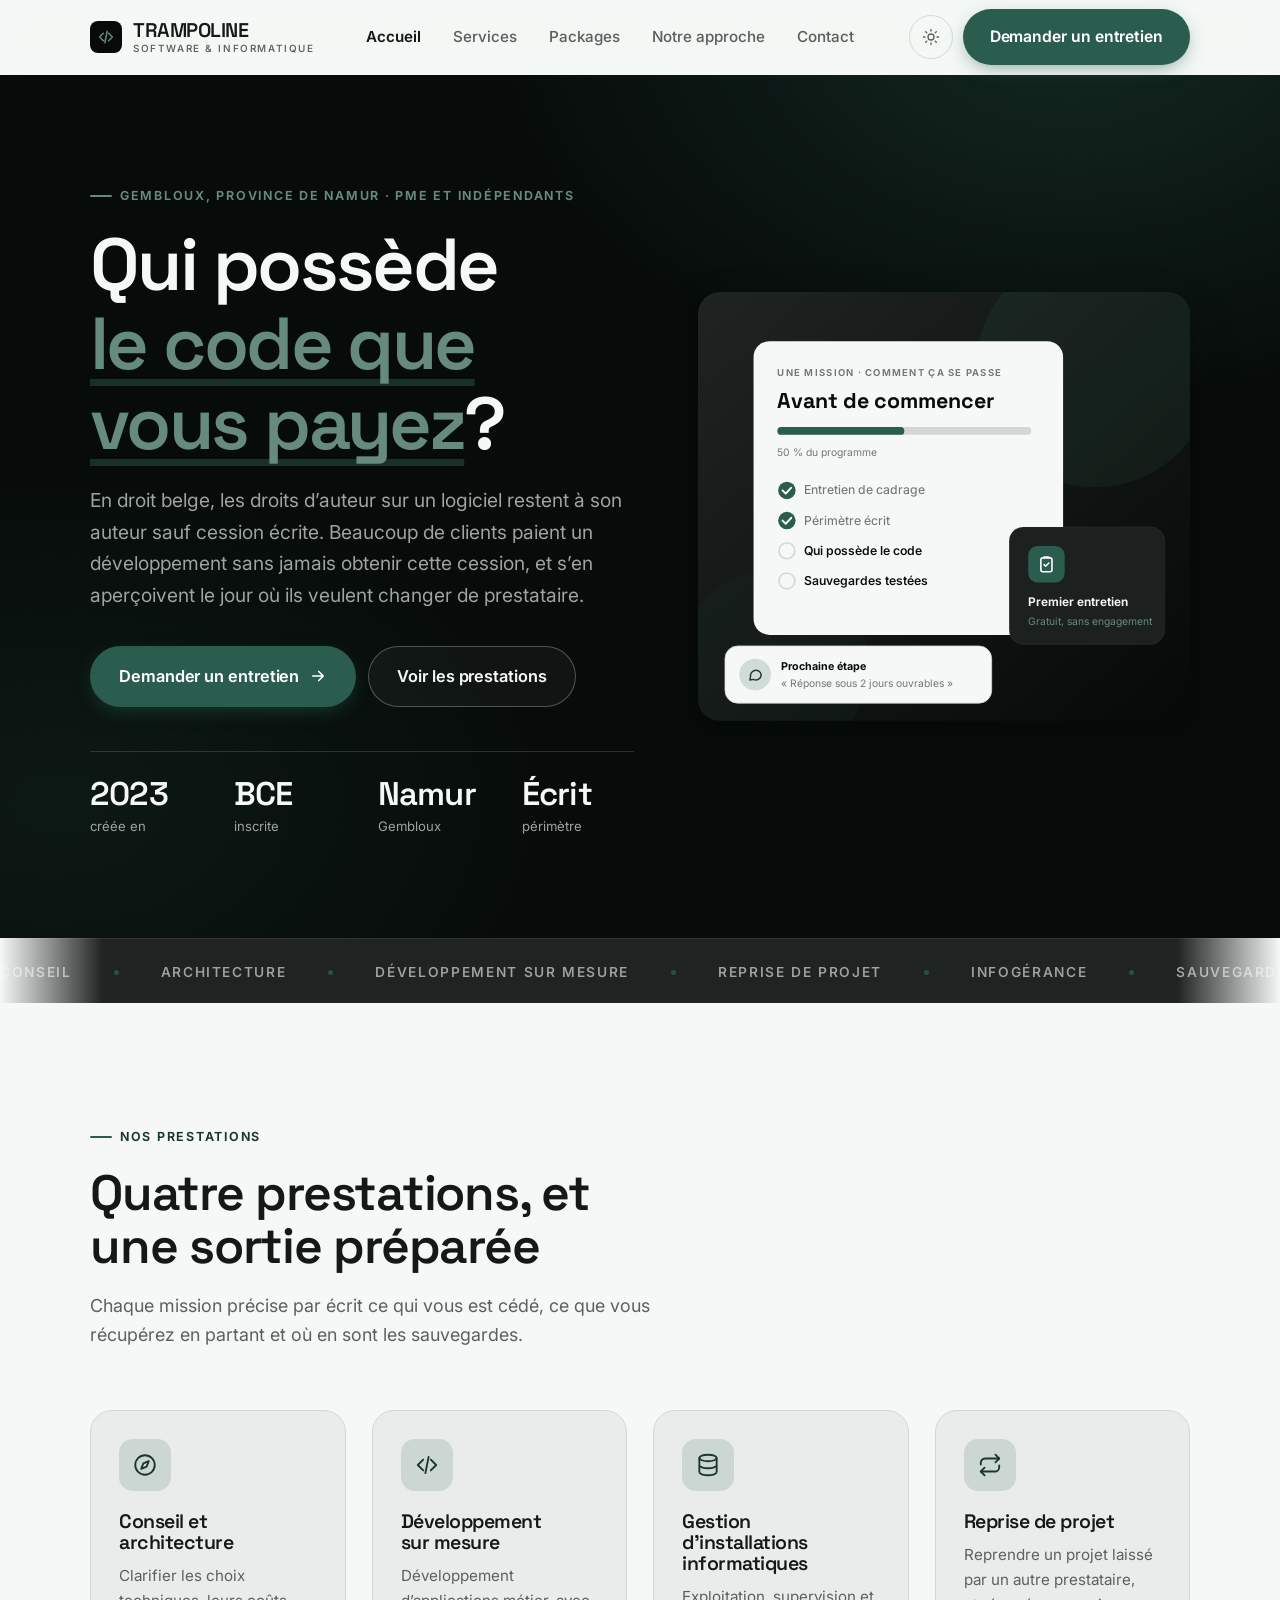
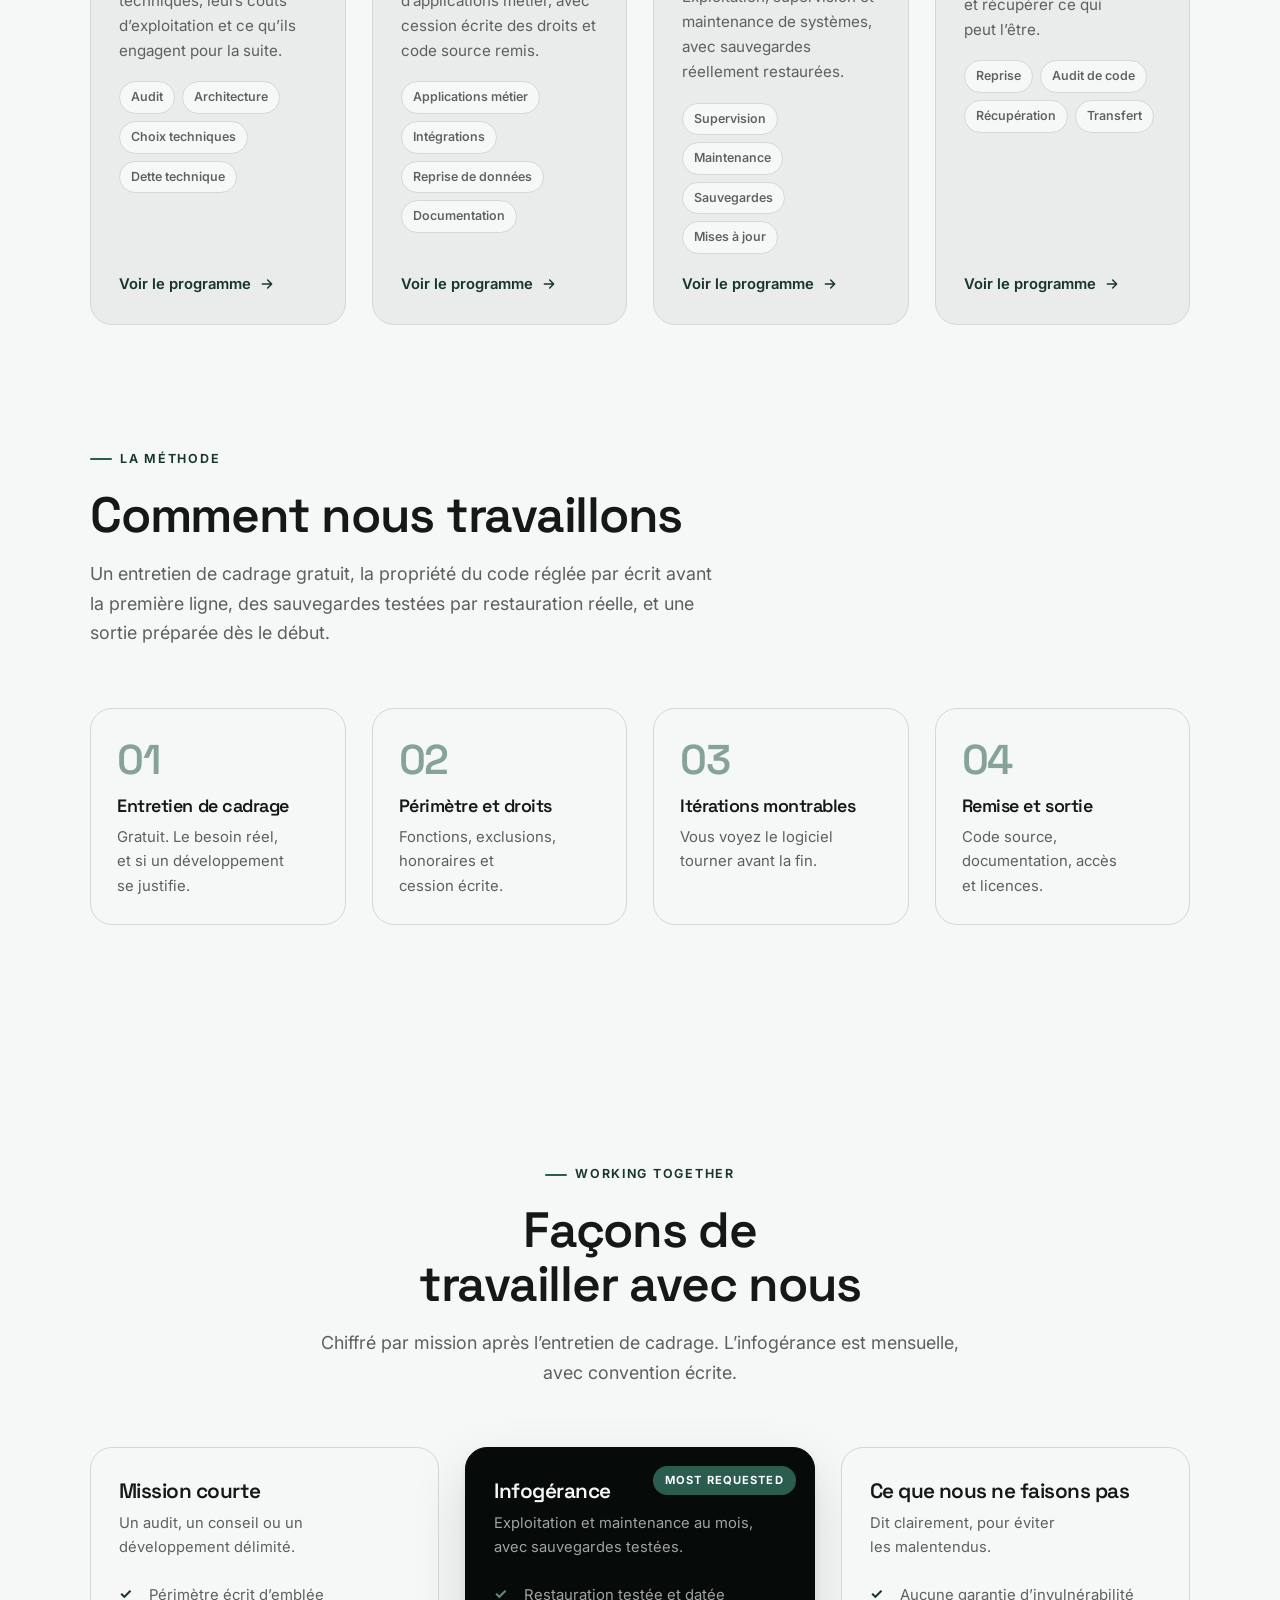
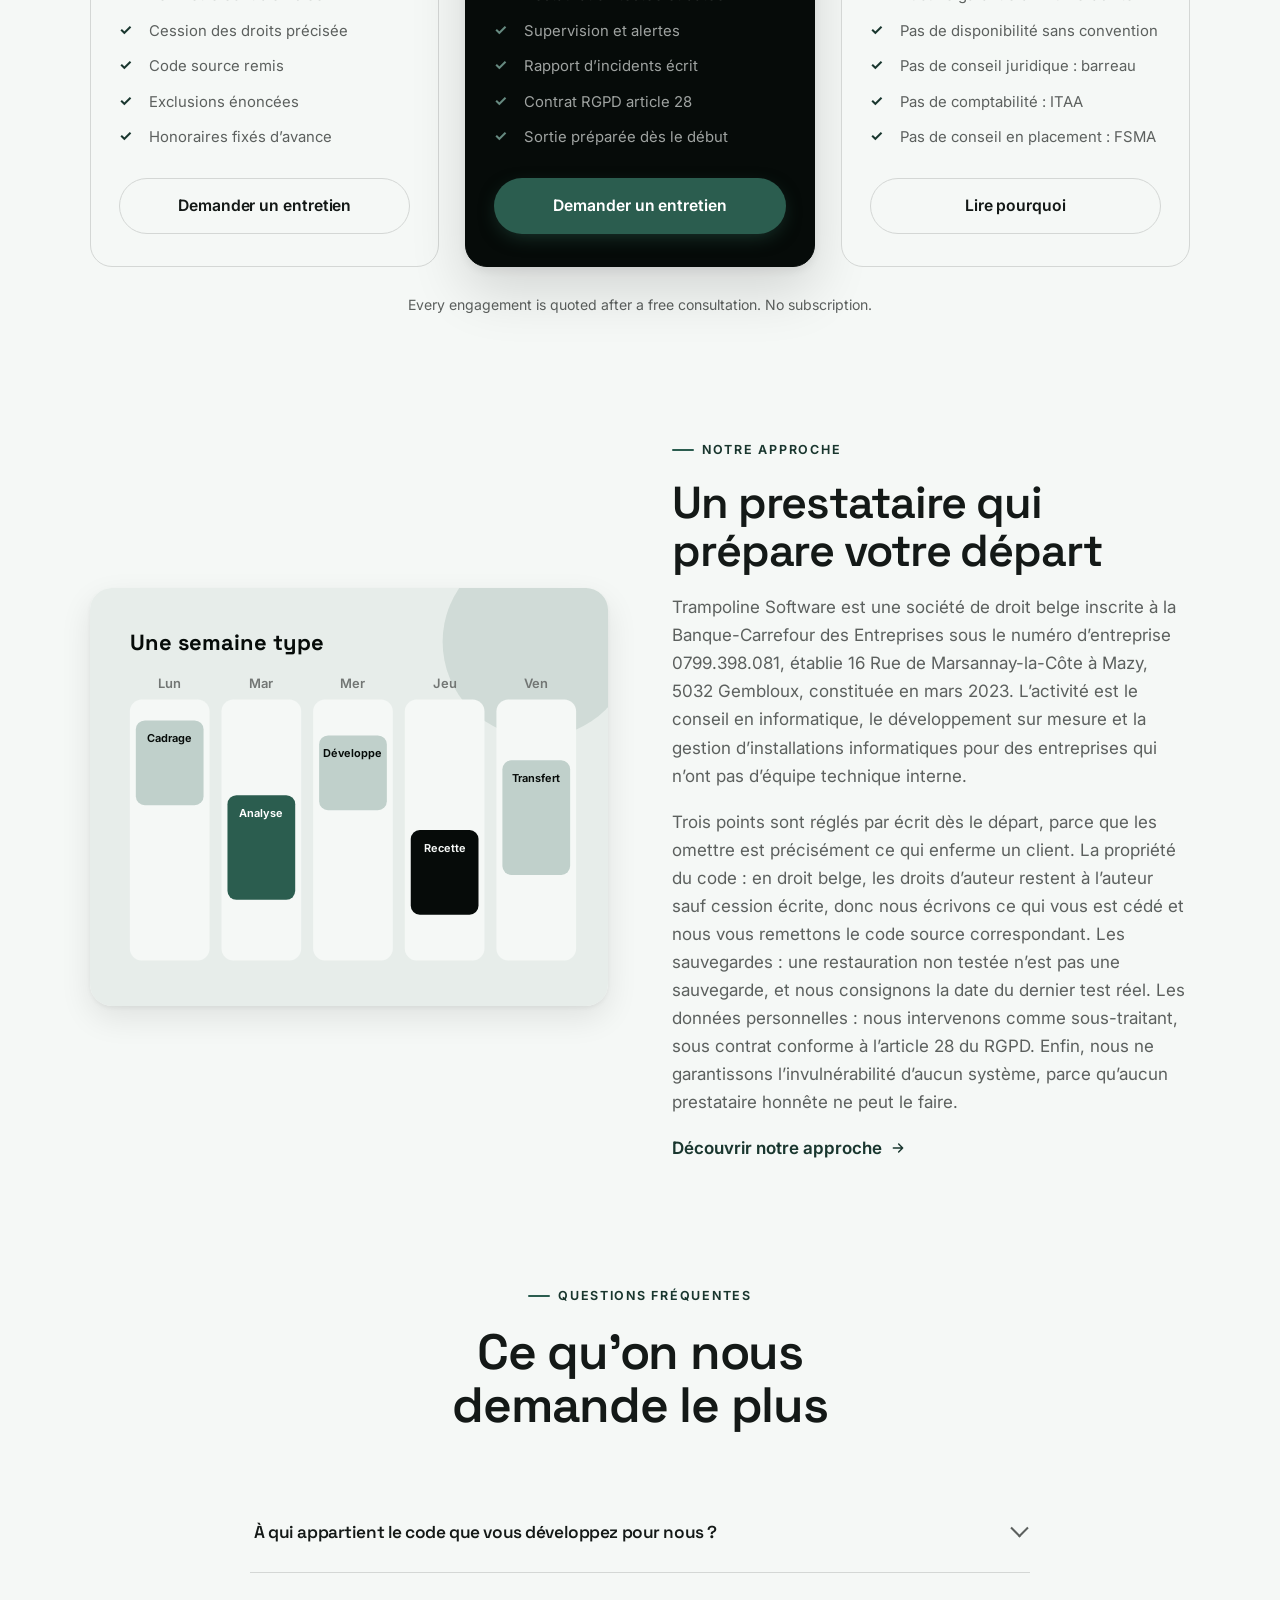
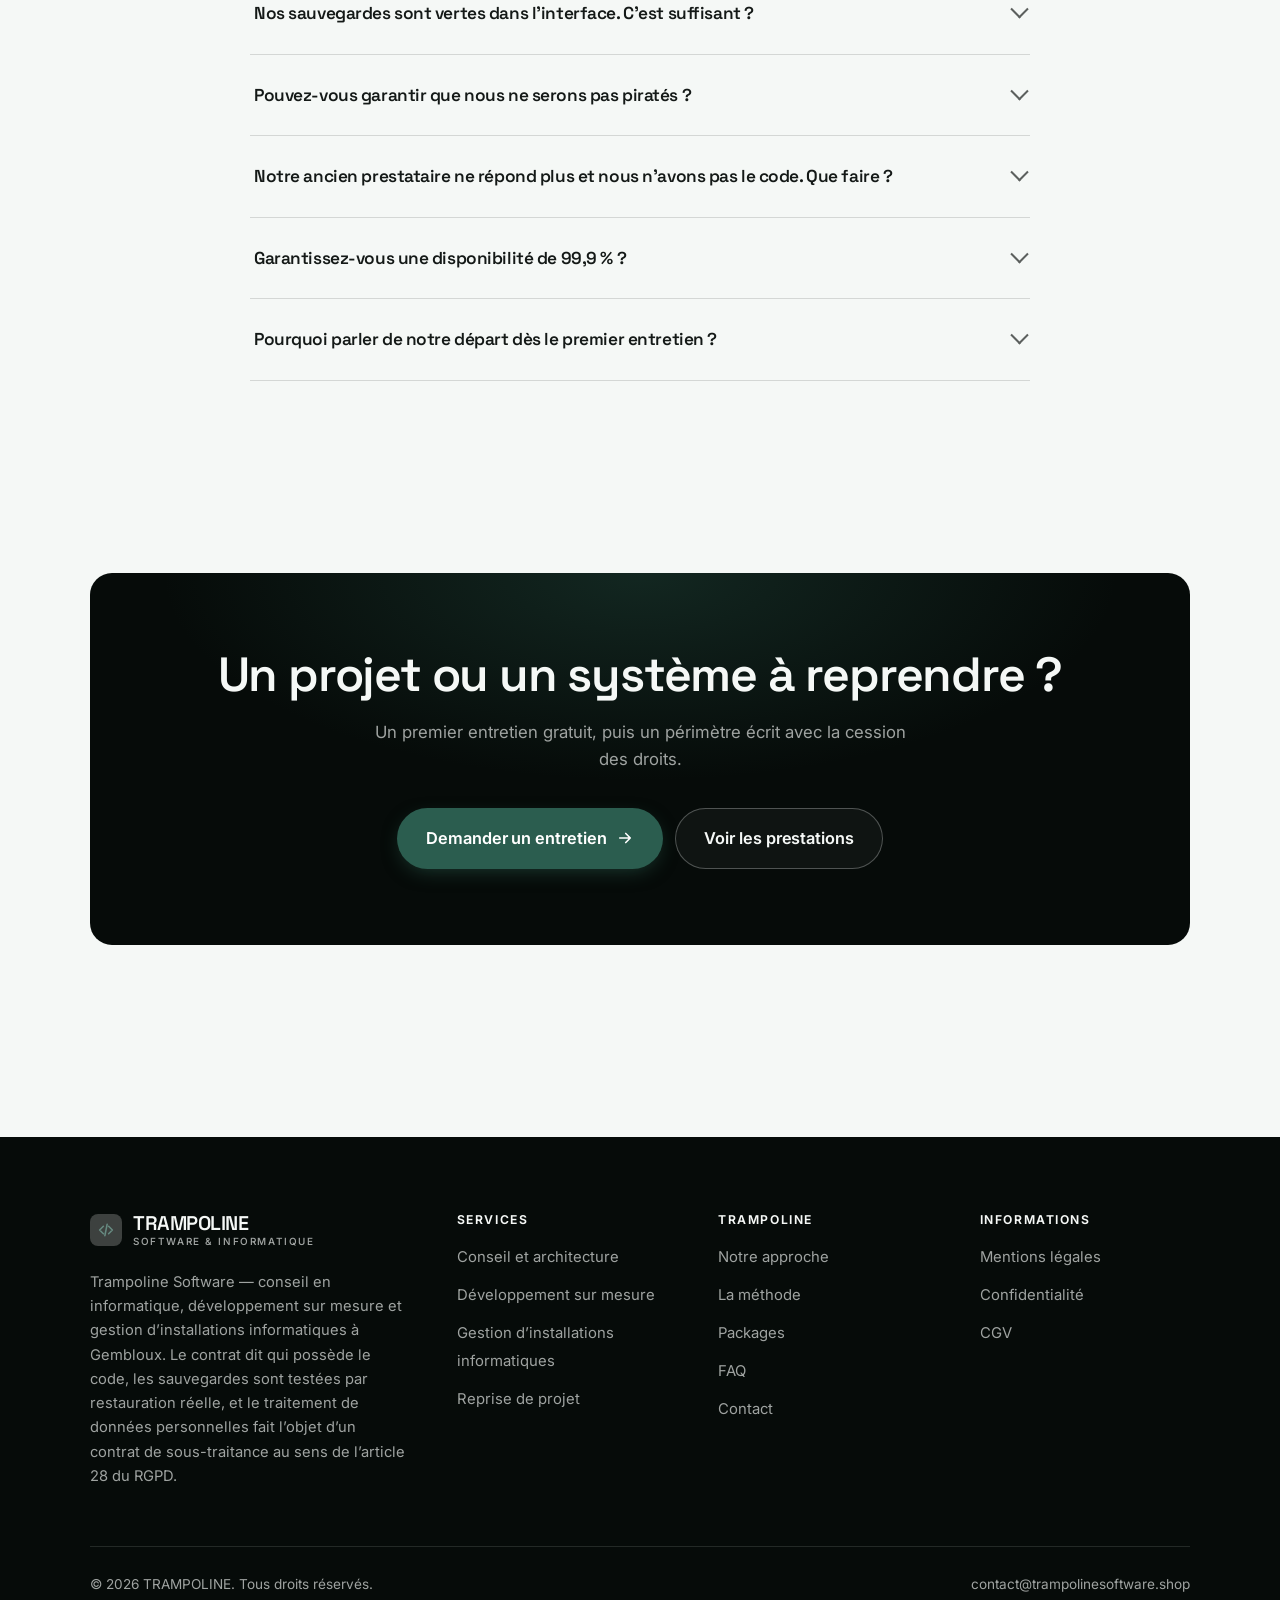
<file: index.html>
<!DOCTYPE html>
<html lang="fr" class="no-js">
<head>
<meta charset="utf-8">
<meta name="viewport" content="width=device-width, initial-scale=1">
<title>Trampoline Software — conseil et développement, Gembloux</title>
<meta name="description" content="Trampoline Software, conseil en informatique et développement sur mesure à Gembloux : architecture, développement, gestion d’installations informatiques et reprise de projets.">
<link rel="canonical" href="https://trampolinesoftware.shop/">

<meta property="og:type" content="website">
<meta property="og:url" content="https://trampolinesoftware.shop/">
<meta property="og:site_name" content="TRAMPOLINE">
<meta property="og:locale" content="fr_FR">
<meta property="og:title" content="Trampoline Software — conseil et développement, Gembloux">
<meta property="og:description" content="Trampoline Software, conseil en informatique et développement sur mesure à Gembloux : architecture, développement, gestion d’installations informatiques et reprise de projets.">
<meta name="theme-color" content="#060b09">

<link rel="icon" href="assets/img/favicon.svg" type="image/svg+xml">
<link rel="preconnect" href="https://fonts.googleapis.com">
<link rel="preconnect" href="https://fonts.gstatic.com" crossorigin>
<link rel="stylesheet" href="https://fonts.googleapis.com/css2?family=Space+Grotesk:wght@400;500;600;700&family=Inter:wght@400..700&display=swap">
<link rel="stylesheet" href="assets/css/style.css">

<!-- Thème appliqué avant le premier rendu (évite le flash) -->
<script>
document.documentElement.classList.remove('no-js');
(function(){try{var t=localStorage.getItem('site-theme');if(t){document.documentElement.setAttribute('data-theme',t);}}catch(e){}})();
</script>
<script type="application/ld+json">
{
  "@context": "https://schema.org",
  "@type": "Organization",
  "name": "TRAMPOLINE",
  "url": "https://trampolinesoftware.shop/",
  "email": "contact@trampolinesoftware.shop",
  "description": "Trampoline Software, conseil en informatique et développement sur mesure à Gembloux : architecture, développement, gestion d’installations informatiques et reprise de projets.",
  "areaServed": "FR",
  "knowsLanguage": "fr"
}
</script>
</head>

<body>
<a class="skip-link" href="#main">Aller au contenu principal</a>

<header class="site-header">
  <nav class="wrap nav" aria-label="Navigation principale">
    <a class="brand" href="index.html">
      <svg class="brand__mark" viewBox="0 0 64 64" aria-hidden="true">
        <rect class="bm-bg" width="64" height="64" rx="16"/>
        <g class="bm-ic" transform="translate(14 14) scale(1.5)" fill="none" stroke-width="2.1" stroke-linecap="round" stroke-linejoin="round"><path d="M8.5 7 3.5 12l5 5M15.5 7l5 5-5 5M13.5 4.5l-3 15"/></g>
      </svg>
      <span>TRAMPOLINE<span class="brand__sub">SOFTWARE &amp; INFORMATIQUE</span></span>
    </a>

    <ul class="nav__links" id="nav-links">
      <li><a href="index.html" aria-current="page">Accueil</a></li>
      <li><a href="programmes.html">Services</a></li>
      <li><a href="index.html#tarifs">Packages</a></li>
      <li><a href="a-propos.html">Notre approche</a></li>
      <li><a href="contact.html">Contact</a></li>
      <li><a class="btn btn--primary" href="contact.html">Demander un entretien</a></li>
    </ul>

    <div class="nav__cta">
      <button class="theme-toggle" type="button" aria-label="Passer en thème sombre">
        <svg class="icon-sun" viewBox="0 0 24 24" fill="none" stroke="currentColor" stroke-width="1.8" stroke-linecap="round" aria-hidden="true"><circle cx="12" cy="12" r="4"/><path d="M12 2v2m0 16v2M2 12h2m16 0h2M4.9 4.9l1.4 1.4m11.4 11.4 1.4 1.4M19.1 4.9l-1.4 1.4M6.3 17.7l-1.4 1.4"/></svg>
        <svg class="icon-moon" viewBox="0 0 24 24" fill="none" stroke="currentColor" stroke-width="1.8" stroke-linecap="round" stroke-linejoin="round" aria-hidden="true"><path d="M21 12.8A9 9 0 1 1 11.2 3a7 7 0 0 0 9.8 9.8z"/></svg>
      </button>
      <a class="btn btn--primary" href="contact.html">Demander un entretien</a>
      <button class="nav__toggle" type="button" aria-expanded="false" aria-controls="nav-links" aria-label="Ouvrir le menu">
        <svg class="icon-open" viewBox="0 0 24 24" fill="none" stroke="currentColor" stroke-width="2" stroke-linecap="round" aria-hidden="true"><path d="M3 6h18M3 12h18M3 18h18"/></svg>
        <svg class="icon-close" viewBox="0 0 24 24" fill="none" stroke="currentColor" stroke-width="2" stroke-linecap="round" aria-hidden="true"><path d="M6 6l12 12M18 6L6 18"/></svg>
      </button>
    </div>
  </nav>
</header>

<main id="main">

<section class="hero">
  <div class="wrap hero__inner">
    <div>
      <span class="eyebrow hero__eyebrow">Gembloux, province de Namur · PME et indépendants</span>
      <h1>Qui possède<br> <em>le code que vous payez</em>?</h1>
      <p class="hero__lede">En droit belge, les droits d’auteur sur un logiciel restent à son auteur sauf cession écrite. Beaucoup de clients paient un développement sans jamais obtenir cette cession, et s’en aperçoivent le jour où ils veulent changer de prestataire.</p>

      <div class="hero__actions">
        <a class="btn btn--primary btn--lg" href="contact.html">Demander un entretien <svg viewBox="0 0 24 24" fill="none" stroke="currentColor" stroke-width="2.2" stroke-linecap="round" stroke-linejoin="round" aria-hidden="true"><path d="M5 12h14M13 6l6 6-6 6"/></svg></a>
        <a class="btn btn--on-dark btn--lg" href="programmes.html">Voir les prestations</a>
      </div>

      <ul class="hero__proof">
        <li><span class="stat__num">2023</span><span class="stat__label">créée en</span></li>
        <li><span class="stat__num">BCE</span><span class="stat__label">inscrite</span></li>
        <li><span class="stat__num">Namur</span><span class="stat__label">Gembloux</span></li>
        <li><span class="stat__num">Écrit</span><span class="stat__label">périmètre</span></li>
      </ul>
    </div>

    <div class="hero__art">
      <svg viewBox="0 0 620 540" role="img" aria-label="Déroulé d’une mission avec Trampoline Software, du cadrage à la cession écrite du code.">
        <defs>
          <linearGradient id="hbg" x1="0" y1="0" x2="1" y2="1">
            <stop offset="0" stop-color="#1f2322"/><stop offset="1" stop-color="#050907"/>
          </linearGradient>
        </defs>
        <rect width="620" height="540" rx="22" fill="url(#hbg)"/>
        <circle cx="500" cy="96" r="150" fill="#2b5d4f" opacity=".16"/>
        <circle cx="96" cy="470" r="120" fill="#2b5d4f" opacity=".08"/>

        <g style="font-family: var(--font-body)">
          <!-- Carte programme -->
          <rect x="70" y="62" width="390" height="370" rx="20" fill="#f5f8f6"/>
          <text x="100" y="106" font-size="12" font-weight="650" letter-spacing="1.6" fill="#727674">UNE MISSION · COMMENT ÇA SE PASSE</text>
          <text x="100" y="146" font-size="27" font-weight="700" fill="#060b09" style="font-family: var(--font-display)">Avant de commencer</text>
          <rect x="100" y="170" width="320" height="10" rx="5" fill="#d4d7d5"/>
          <rect x="100" y="170" width="160" height="10" rx="5" fill="#2b5d4f"/>
          <text x="100" y="206" font-size="13" fill="#727674">50 % du programme</text>
          <circle cx="112" cy="250" r="11" fill="#2b5d4f"/><path d="M106.5 250l4 4 7-7.5" fill="none" stroke="#ffffff" stroke-width="2.4" stroke-linecap="round" stroke-linejoin="round"/><text x="134" y="255" font-size="15.5" fill="#727674" font-weight="450">Entretien de cadrage</text>
          <circle cx="112" cy="288" r="11" fill="#2b5d4f"/><path d="M106.5 288l4 4 7-7.5" fill="none" stroke="#ffffff" stroke-width="2.4" stroke-linecap="round" stroke-linejoin="round"/><text x="134" y="293" font-size="15.5" fill="#727674" font-weight="450">Périmètre écrit</text>
          <circle cx="112" cy="326" r="10" fill="none" stroke="#d4d7d5" stroke-width="2"/><text x="134" y="331" font-size="15.5" fill="#060b09" font-weight="560">Qui possède le code</text>
          <circle cx="112" cy="364" r="10" fill="none" stroke="#d4d7d5" stroke-width="2"/><text x="134" y="369" font-size="15.5" fill="#060b09" font-weight="560">Sauvegardes testées</text>

          <!-- Carte séance -->
          <rect x="392" y="296" width="196" height="148" rx="18" fill="#1c211f" stroke="#ffffff" stroke-opacity=".08"/>
          <rect x="416" y="320" width="46" height="46" rx="12" fill="#2b5d4f"/>
          <g transform="translate(427 331)" fill="none" stroke="#ffffff" color="#ffffff" stroke-width="2" stroke-linecap="round" stroke-linejoin="round"><rect x="5" y="4" width="14" height="17.5" rx="2.5"/><path d="M9 4V3h6v1M9 12.5l2 2 4-4"/></g>
          <text x="416" y="396" font-size="15" font-weight="650" fill="#f5f8f6">Premier entretien</text>
          <text x="416" y="420" font-size="13" fill="#668a80">Gratuit, sans engagement</text>

          <!-- Retour du coach -->
          <rect x="34" y="446" width="336" height="72" rx="16" fill="#f5f8f6" stroke="#d4d7d5"/>
          <circle cx="72" cy="482" r="20" fill="#d1dcd8"/>
          <g transform="translate(62 472) scale(.84)" fill="none" stroke="#1c3c33" stroke-width="2.2" stroke-linecap="round" stroke-linejoin="round"><path d="M21 12a8 8 0 0 1-11.6 7.1L4 20l1-4.6A8 8 0 1 1 21 12z"/></g>
          <text x="104" y="476" font-size="13.5" font-weight="700" fill="#060b09">Prochaine étape</text>
          <text x="104" y="498" font-size="13" fill="#727674">« Réponse sous 2 jours ouvrables »</text>
        </g>
      </svg>
    </div>
  </div>
</section>

<div class="marquee" aria-hidden="true">
  <div class="marquee__track"><span>Conseil</span><span>Architecture</span><span>Développement sur mesure</span><span>Reprise de projet</span><span>Infogérance</span><span>Sauvegardes testées</span><span>RGPD article 28</span><span>Cession écrite du code</span><span>Documentation</span><span>Sortie préparée</span><span>Conseil</span><span>Architecture</span><span>Développement sur mesure</span><span>Reprise de projet</span><span>Infogérance</span><span>Sauvegardes testées</span><span>RGPD article 28</span><span>Cession écrite du code</span><span>Documentation</span><span>Sortie préparée</span></div>
</div>

<section class="section wrap" id="programmes">
  <div class="section-head reveal">
    <span class="eyebrow">Nos prestations</span>
    <h2>Quatre prestations, et une sortie préparée</h2>
    <p>Chaque mission précise par écrit ce qui vous est cédé, ce que vous récupérez en partant et où en sont les sauvegardes.</p>
  </div>
  <div class="grid grid--4 reveal-group">
    <a class="card" href="programmes.html#conseil">
      <div class="card__icon"><svg viewBox="0 0 24 24" fill="none" stroke="currentColor" stroke-width="1.7" stroke-linecap="round" stroke-linejoin="round" aria-hidden="true"><circle cx="12" cy="12" r="9"/><path d="M15.5 8.5 13.5 13.5 8.5 15.5 10.5 10.5z"/></svg></div>
      <h3>Conseil et architecture</h3>
      <p>Clarifier les choix techniques, leurs coûts d’exploitation et ce qu’ils engagent pour la suite.</p>
      <ul class="tags"><li>Audit</li><li>Architecture</li><li>Choix techniques</li><li>Dette technique</li></ul>
      <span class="arrow-link">Voir le programme <svg viewBox="0 0 24 24" fill="none" stroke="currentColor" stroke-width="2.2" stroke-linecap="round" stroke-linejoin="round" aria-hidden="true"><path d="M5 12h14M13 6l6 6-6 6"/></svg></span>
    </a>
    <a class="card" href="programmes.html#developpement">
      <div class="card__icon"><svg viewBox="0 0 24 24" fill="none" stroke="currentColor" stroke-width="1.7" stroke-linecap="round" stroke-linejoin="round" aria-hidden="true"><path d="M8.5 7 3.5 12l5 5M15.5 7l5 5-5 5M13.5 4.5l-3 15"/></svg></div>
      <h3>Développement sur mesure</h3>
      <p>Développement d’applications métier, avec cession écrite des droits et code source remis.</p>
      <ul class="tags"><li>Applications métier</li><li>Intégrations</li><li>Reprise de données</li><li>Documentation</li></ul>
      <span class="arrow-link">Voir le programme <svg viewBox="0 0 24 24" fill="none" stroke="currentColor" stroke-width="2.2" stroke-linecap="round" stroke-linejoin="round" aria-hidden="true"><path d="M5 12h14M13 6l6 6-6 6"/></svg></span>
    </a>
    <a class="card" href="programmes.html#infogerance">
      <div class="card__icon"><svg viewBox="0 0 24 24" fill="none" stroke="currentColor" stroke-width="1.7" stroke-linecap="round" stroke-linejoin="round" aria-hidden="true"><ellipse cx="12" cy="5.5" rx="8" ry="3"/><path d="M4 5.5v13c0 1.7 3.6 3 8 3s8-1.3 8-3v-13M4 12c0 1.7 3.6 3 8 3s8-1.3 8-3"/></svg></div>
      <h3>Gestion d’installations informatiques</h3>
      <p>Exploitation, supervision et maintenance de systèmes, avec sauvegardes réellement restaurées.</p>
      <ul class="tags"><li>Supervision</li><li>Maintenance</li><li>Sauvegardes</li><li>Mises à jour</li></ul>
      <span class="arrow-link">Voir le programme <svg viewBox="0 0 24 24" fill="none" stroke="currentColor" stroke-width="2.2" stroke-linecap="round" stroke-linejoin="round" aria-hidden="true"><path d="M5 12h14M13 6l6 6-6 6"/></svg></span>
    </a>
    <a class="card" href="programmes.html#reprise">
      <div class="card__icon"><svg viewBox="0 0 24 24" fill="none" stroke="currentColor" stroke-width="1.7" stroke-linecap="round" stroke-linejoin="round" aria-hidden="true"><path d="M17 2.5l3.5 3.5L17 9.5"/><path d="M3.5 11.5V10A4 4 0 0 1 7.5 6h13M7 21.5 3.5 18 7 14.5"/><path d="M20.5 12.5V14a4 4 0 0 1-4 4h-13"/></svg></div>
      <h3>Reprise de projet</h3>
      <p>Reprendre un projet laissé par un autre prestataire, et récupérer ce qui peut l’être.</p>
      <ul class="tags"><li>Reprise</li><li>Audit de code</li><li>Récupération</li><li>Transfert</li></ul>
      <span class="arrow-link">Voir le programme <svg viewBox="0 0 24 24" fill="none" stroke="currentColor" stroke-width="2.2" stroke-linecap="round" stroke-linejoin="round" aria-hidden="true"><path d="M5 12h14M13 6l6 6-6 6"/></svg></span>
    </a>
  </div>
</section>

<section class="section section--flush wrap" id="methode">
  <div class="section-head reveal">
    <span class="eyebrow">La méthode</span>
    <h2>Comment nous travaillons</h2>
    <p>Un entretien de cadrage gratuit, la propriété du code réglée par écrit avant la première ligne, des sauvegardes testées par restauration réelle, et une sortie préparée dès le début.</p>
  </div>
  <div class="grid grid--4 steps reveal-group">
    <article class="step">
      <h3>Entretien de cadrage</h3>
      <p>Gratuit. Le besoin réel, et si un développement se justifie.</p>
    </article>
    <article class="step">
      <h3>Périmètre et droits</h3>
      <p>Fonctions, exclusions, honoraires et cession écrite.</p>
    </article>
    <article class="step">
      <h3>Itérations montrables</h3>
      <p>Vous voyez le logiciel tourner avant la fin.</p>
    </article>
    <article class="step">
      <h3>Remise et sortie</h3>
      <p>Code source, documentation, accès et licences.</p>
    </article>
  </div>
</section>

<section class="section wrap" id="tarifs">
  <div class="section-head section-head--center reveal">
    <span class="eyebrow">Working together</span>
    <h2>Façons de travailler avec nous</h2>
    <p>Chiffré par mission après l’entretien de cadrage. L’infogérance est mensuelle, avec convention écrite.</p>
  </div>
  <div class="grid grid--3 plans reveal-group">
    <article class="plan">
      
      <h3>Mission courte</h3>
      <p class="plan__desc">Un audit, un conseil ou un développement délimité.</p>
      
      <ul class="plan__features">
        <li>Périmètre écrit d’emblée</li>
        <li>Cession des droits précisée</li>
        <li>Code source remis</li>
        <li>Exclusions énoncées</li>
        <li>Honoraires fixés d’avance</li>
      </ul>
      <a class="btn btn--ghost btn--block" href="contact.html">Demander un entretien</a>
    </article>
    <article class="plan plan--featured">
      <span class="plan__tag">Most requested</span>
      <h3>Infogérance</h3>
      <p class="plan__desc">Exploitation et maintenance au mois, avec sauvegardes testées.</p>
      
      <ul class="plan__features">
        <li>Restauration testée et datée</li>
        <li>Supervision et alertes</li>
        <li>Rapport d’incidents écrit</li>
        <li>Contrat RGPD article 28</li>
        <li>Sortie préparée dès le début</li>
      </ul>
      <a class="btn btn--primary btn--block" href="contact.html">Demander un entretien</a>
    </article>
    <article class="plan">
      
      <h3>Ce que nous ne faisons pas</h3>
      <p class="plan__desc">Dit clairement, pour éviter les malentendus.</p>
      
      <ul class="plan__features">
        <li>Aucune garantie d’invulnérabilité</li>
        <li>Pas de disponibilité sans convention</li>
        <li>Pas de conseil juridique : barreau</li>
        <li>Pas de comptabilité : ITAA</li>
        <li>Pas de conseil en placement : FSMA</li>
      </ul>
      <a class="btn btn--ghost btn--block" href="contact.html">Lire pourquoi</a>
    </article>
  </div>
  <p class="plans-note">Every engagement is quoted after a free consultation. No subscription.</p>
</section>

<section class="section section--flush wrap">
  <div class="split reveal">
    <div class="split__art">
      <svg viewBox="0 0 520 420" role="img" aria-label="Exemple de semaine type : Cadrage, Analyse, Développe, Recette, Transfert.">
        <rect width="520" height="420" rx="20" fill="#e7edea"/>
        <circle cx="450" cy="54" r="96" fill="#2b5d4f" opacity=".12"/>
        <g style="font-family: var(--font-body)">
        <text x="40" y="62" font-size="22" font-weight="700" fill="#060b09" style="font-family: var(--font-display)">Une semaine type</text>
        <text x="80" y="100" text-anchor="middle" font-size="13" font-weight="600" fill="#727674">Lun</text>
        <rect x="40" y="112" width="80" height="262" rx="12" fill="#f5f8f6"/>
        <rect x="46" y="133" width="68" height="85" rx="9" fill="#c0d0cb"/>
        <text x="80" y="155" text-anchor="middle" font-size="11" font-weight="650" fill="#060b09">Cadrage</text>
        <text x="172" y="100" text-anchor="middle" font-size="13" font-weight="600" fill="#727674">Mar</text>
        <rect x="132" y="112" width="80" height="262" rx="12" fill="#f5f8f6"/>
        <rect x="138" y="208" width="68" height="105" rx="9" fill="#2b5d4f"/>
        <text x="172" y="230" text-anchor="middle" font-size="11" font-weight="650" fill="#ffffff">Analyse</text>
        <text x="264" y="100" text-anchor="middle" font-size="13" font-weight="600" fill="#727674">Mer</text>
        <rect x="224" y="112" width="80" height="262" rx="12" fill="#f5f8f6"/>
        <rect x="230" y="148" width="68" height="75" rx="9" fill="#c0d0cb"/>
        <text x="264" y="170" text-anchor="middle" font-size="11" font-weight="650" fill="#060b09">Développe</text>
        <text x="356" y="100" text-anchor="middle" font-size="13" font-weight="600" fill="#727674">Jeu</text>
        <rect x="316" y="112" width="80" height="262" rx="12" fill="#f5f8f6"/>
        <rect x="322" y="243" width="68" height="85" rx="9" fill="#060b09"/>
        <text x="356" y="265" text-anchor="middle" font-size="11" font-weight="650" fill="#f5f8f6">Recette</text>
        <text x="448" y="100" text-anchor="middle" font-size="13" font-weight="600" fill="#727674">Ven</text>
        <rect x="408" y="112" width="80" height="262" rx="12" fill="#f5f8f6"/>
        <rect x="414" y="173" width="68" height="115" rx="9" fill="#c0d0cb"/>
        <text x="448" y="195" text-anchor="middle" font-size="11" font-weight="650" fill="#060b09">Transfert</text>
        </g>
      </svg>
    </div>
    <div>
      <span class="eyebrow">Notre approche</span>
      <h2>Un prestataire qui prépare votre départ</h2>
      <p>Trampoline Software est une société de droit belge inscrite à la Banque-Carrefour des Entreprises sous le numéro d’entreprise 0799.398.081, établie 16 Rue de Marsannay-la-Côte à Mazy, 5032 Gembloux, constituée en mars 2023. L’activité est le conseil en informatique, le développement sur mesure et la gestion d’installations informatiques pour des entreprises qui n’ont pas d’équipe technique interne.</p>
      <p>Trois points sont réglés par écrit dès le départ, parce que les omettre est précisément ce qui enferme un client. La propriété du code : en droit belge, les droits d’auteur restent à l’auteur sauf cession écrite, donc nous écrivons ce qui vous est cédé et nous vous remettons le code source correspondant. Les sauvegardes : une restauration non testée n’est pas une sauvegarde, et nous consignons la date du dernier test réel. Les données personnelles : nous intervenons comme sous-traitant, sous contrat conforme à l’article 28 du RGPD. Enfin, nous ne garantissons l’invulnérabilité d’aucun système, parce qu’aucun prestataire honnête ne peut le faire.</p>
      <p><a class="arrow-link" href="a-propos.html">Découvrir notre approche <svg viewBox="0 0 24 24" fill="none" stroke="currentColor" stroke-width="2.2" stroke-linecap="round" stroke-linejoin="round" aria-hidden="true"><path d="M5 12h14M13 6l6 6-6 6"/></svg></a></p>
    </div>
  </div>
</section>

<section class="section section--flush wrap" id="faq">
  <div class="section-head section-head--center reveal">
    <span class="eyebrow">Questions fréquentes</span>
    <h2>Ce qu’on nous demande le plus</h2>
  </div>
  <div class="faq reveal">
    <details>
      <summary>À qui appartient le code que vous développez pour nous ?</summary>
      <p>À vous, dans la mesure où le contrat le prévoit — et c’est pour cela que nous l’écrivons avant de commencer. En droit belge, les droits d’auteur sur un logiciel restent à l’auteur sauf cession écrite et expresse : sans cette clause, vous auriez payé un développement sans en détenir les droits. Nous remettons le code source et la liste des composants tiers avec leurs licences.</p>
    </details>
    <details>
      <summary>Nos sauvegardes sont vertes dans l’interface. C’est suffisant ?</summary>
      <p>Non. Un voyant vert indique qu’un fichier a été écrit, pas qu’il peut être restauré. Nous testons la restauration pour de vrai et nous datons ce test, parce que c’est le seul élément qui compte le jour de l’incident. Une sauvegarde jamais restaurée est une hypothèse, pas une protection.</p>
    </details>
    <details>
      <summary>Pouvez-vous garantir que nous ne serons pas piratés ?</summary>
      <p>Non, et méfiez-vous de qui l’affirme. Nous mettons en œuvre des mesures proportionnées, nous maintenons les systèmes à jour et nous signalons sans délai tout incident connu. Mais une garantie d’invulnérabilité n’existe pas, et la promettre reviendrait à vous dissuader de prendre les précautions qui vous incombent.</p>
    </details>
    <details>
      <summary>Notre ancien prestataire ne répond plus et nous n’avons pas le code. Que faire ?</summary>
      <p>Commencer par un inventaire de ce que vous détenez réellement : accès, noms de domaine, bases de données, hébergement, et ce qui a été cédé par écrit. Nous récupérons ce qui est récupérable et nous vous dirons honnêtement si reconstruire coûte moins cher que sauver. C’est une situation fréquente et elle n’est pas sans issue.</p>
    </details>
    <details>
      <summary>Garantissez-vous une disponibilité de 99,9 % ?</summary>
      <p>Pas sans convention de niveau de service écrite, et pas sur des infrastructures ou des services de tiers que nous ne maîtrisons pas. Nous pouvons nous engager sur des délais d’intervention et sur ce que nous contrôlons ; annoncer un taux global sans le définir est un chiffre de brochure.</p>
    </details>
    <details>
      <summary>Pourquoi parler de notre départ dès le premier entretien ?</summary>
      <p>Parce qu’un prestataire qui n’a pas préparé votre sortie vous retient par l’ignorance plutôt que par la qualité. Code cédé, accès à votre nom, documentation à jour : si vous pouvez partir proprement, c’est que vous restez par choix. Cela nous oblige, et c’est voulu.</p>
    </details>
  </div>
</section>

<section class="wrap section--tight">
  <div class="cta-band reveal">
    <h2>Un projet ou un système à reprendre ?</h2>
    <p>Un premier entretien gratuit, puis un périmètre écrit avec la cession des droits.</p>
    <div class="hero__actions">
      <a class="btn btn--primary btn--lg" href="contact.html">Demander un entretien <svg viewBox="0 0 24 24" fill="none" stroke="currentColor" stroke-width="2.2" stroke-linecap="round" stroke-linejoin="round" aria-hidden="true"><path d="M5 12h14M13 6l6 6-6 6"/></svg></a>
      <a class="btn btn--on-dark btn--lg" href="programmes.html">Voir les prestations</a>
    </div>
  </div>
</section>

</main>

<footer class="site-footer">
  <div class="wrap">
    <div class="footer__grid">
      <div class="footer__brand">
        <a class="brand" href="index.html">
          <svg class="brand__mark" viewBox="0 0 64 64" aria-hidden="true">
        <rect class="bm-bg" width="64" height="64" rx="16"/>
        <g class="bm-ic" transform="translate(14 14) scale(1.5)" fill="none" stroke-width="2.1" stroke-linecap="round" stroke-linejoin="round"><path d="M8.5 7 3.5 12l5 5M15.5 7l5 5-5 5M13.5 4.5l-3 15"/></g>
      </svg>
          <span>TRAMPOLINE<span class="brand__sub">SOFTWARE &amp; INFORMATIQUE</span></span>
        </a>
        <p>Trampoline Software — conseil en informatique, développement sur mesure et gestion d’installations informatiques à Gembloux. Le contrat dit qui possède le code, les sauvegardes sont testées par restauration réelle, et le traitement de données personnelles fait l’objet d’un contrat de sous-traitance au sens de l’article 28 du RGPD.</p>
      </div>

      <div class="footer__col">
        <h4>Services</h4>
        <ul>
          <li><a href="programmes.html#conseil">Conseil et architecture</a></li>
          <li><a href="programmes.html#developpement">Développement sur mesure</a></li>
          <li><a href="programmes.html#infogerance">Gestion d’installations informatiques</a></li>
          <li><a href="programmes.html#reprise">Reprise de projet</a></li>
        </ul>
      </div>

      <div class="footer__col">
        <h4>TRAMPOLINE</h4>
        <ul>
          <li><a href="a-propos.html">Notre approche</a></li>
          <li><a href="index.html#methode">La méthode</a></li>
          <li><a href="index.html#tarifs">Packages</a></li>
          <li><a href="index.html#faq">FAQ</a></li>
          <li><a href="contact.html">Contact</a></li>
        </ul>
      </div>

      <div class="footer__col">
        <h4>Informations</h4>
        <ul>
          <li><a href="mentions-legales.html">Mentions légales</a></li>
          <li><a href="mentions-legales.html#confidentialite">Confidentialité</a></li>
          <li><a href="mentions-legales.html#cgv">CGV</a></li>
        </ul>
      </div>
    </div>

    <div class="footer__bottom">
      <p>© <span data-year>2026</span> TRAMPOLINE. Tous droits réservés.</p>
      <p><a href="mailto:contact@trampolinesoftware.shop">contact@trampolinesoftware.shop</a></p>
    </div>
  </div>
</footer>

<script src="assets/js/main.js" defer></script>
</body>
</html>
</file>
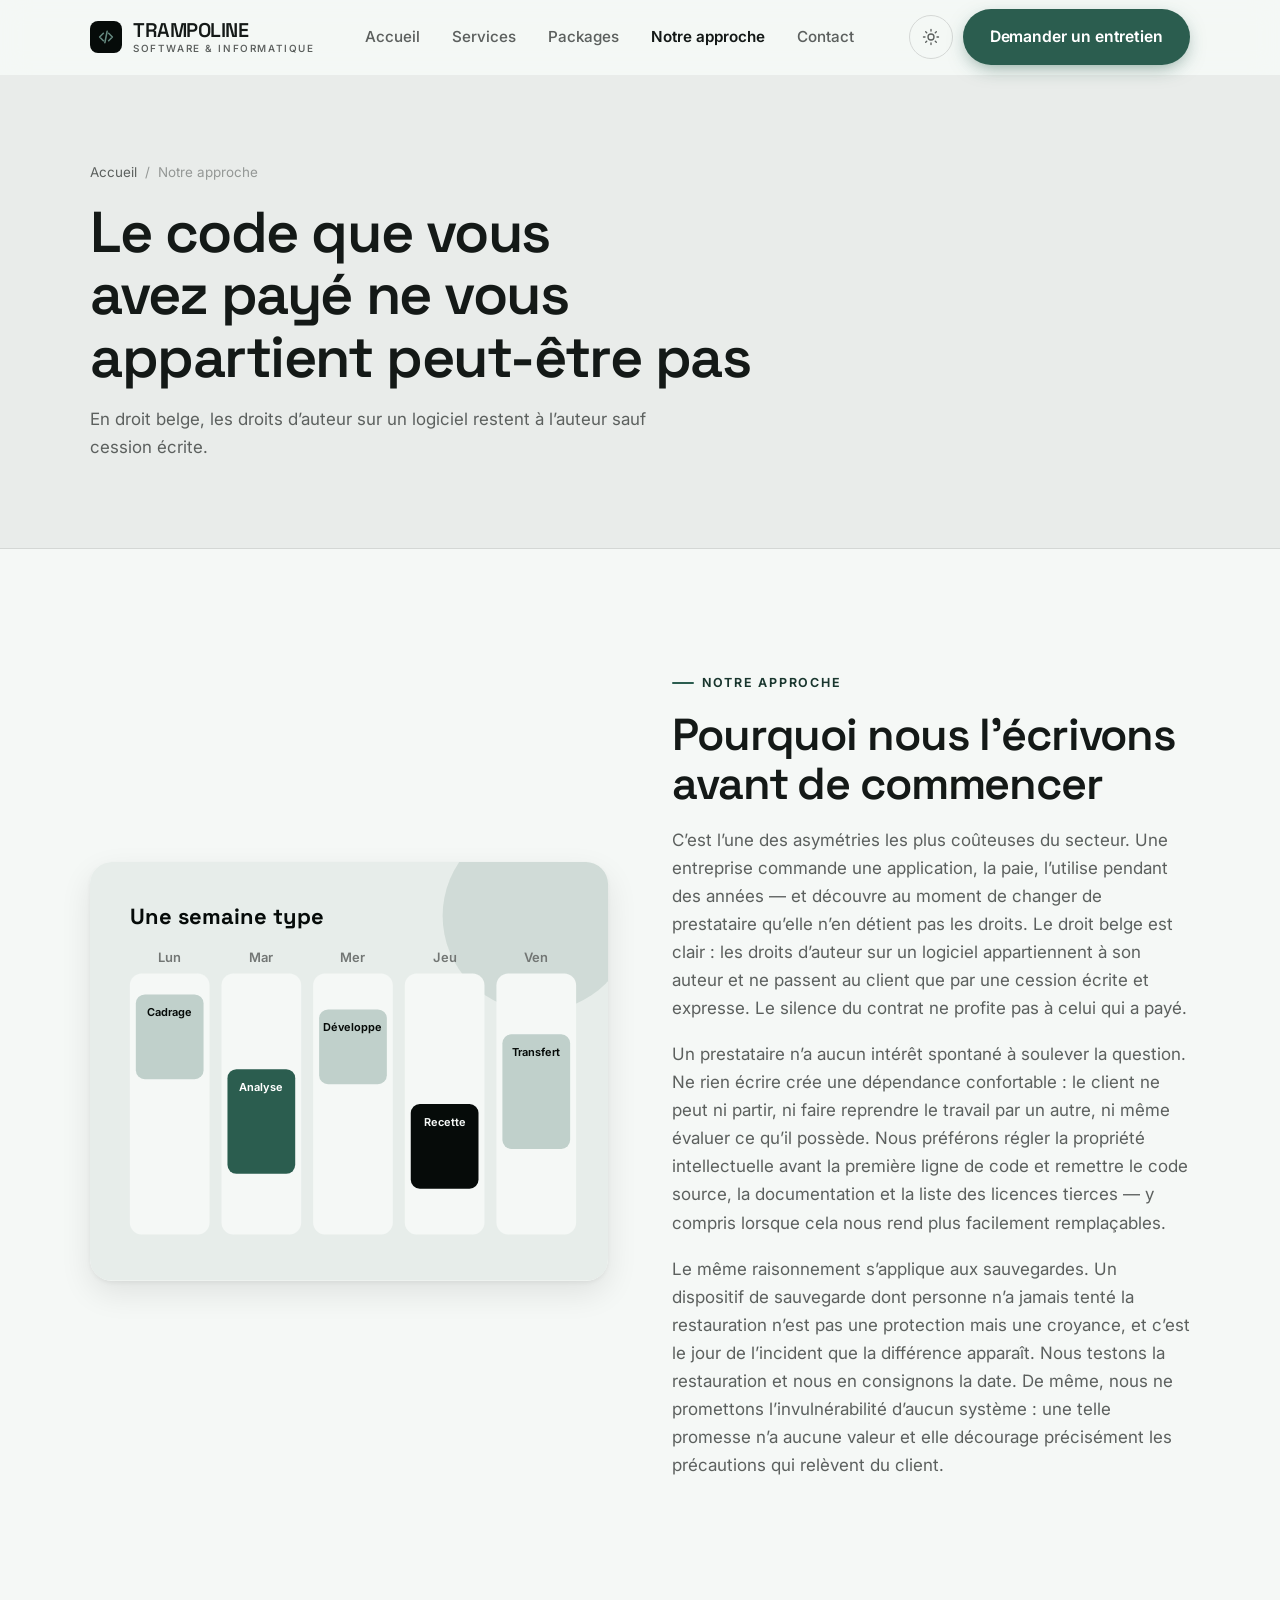
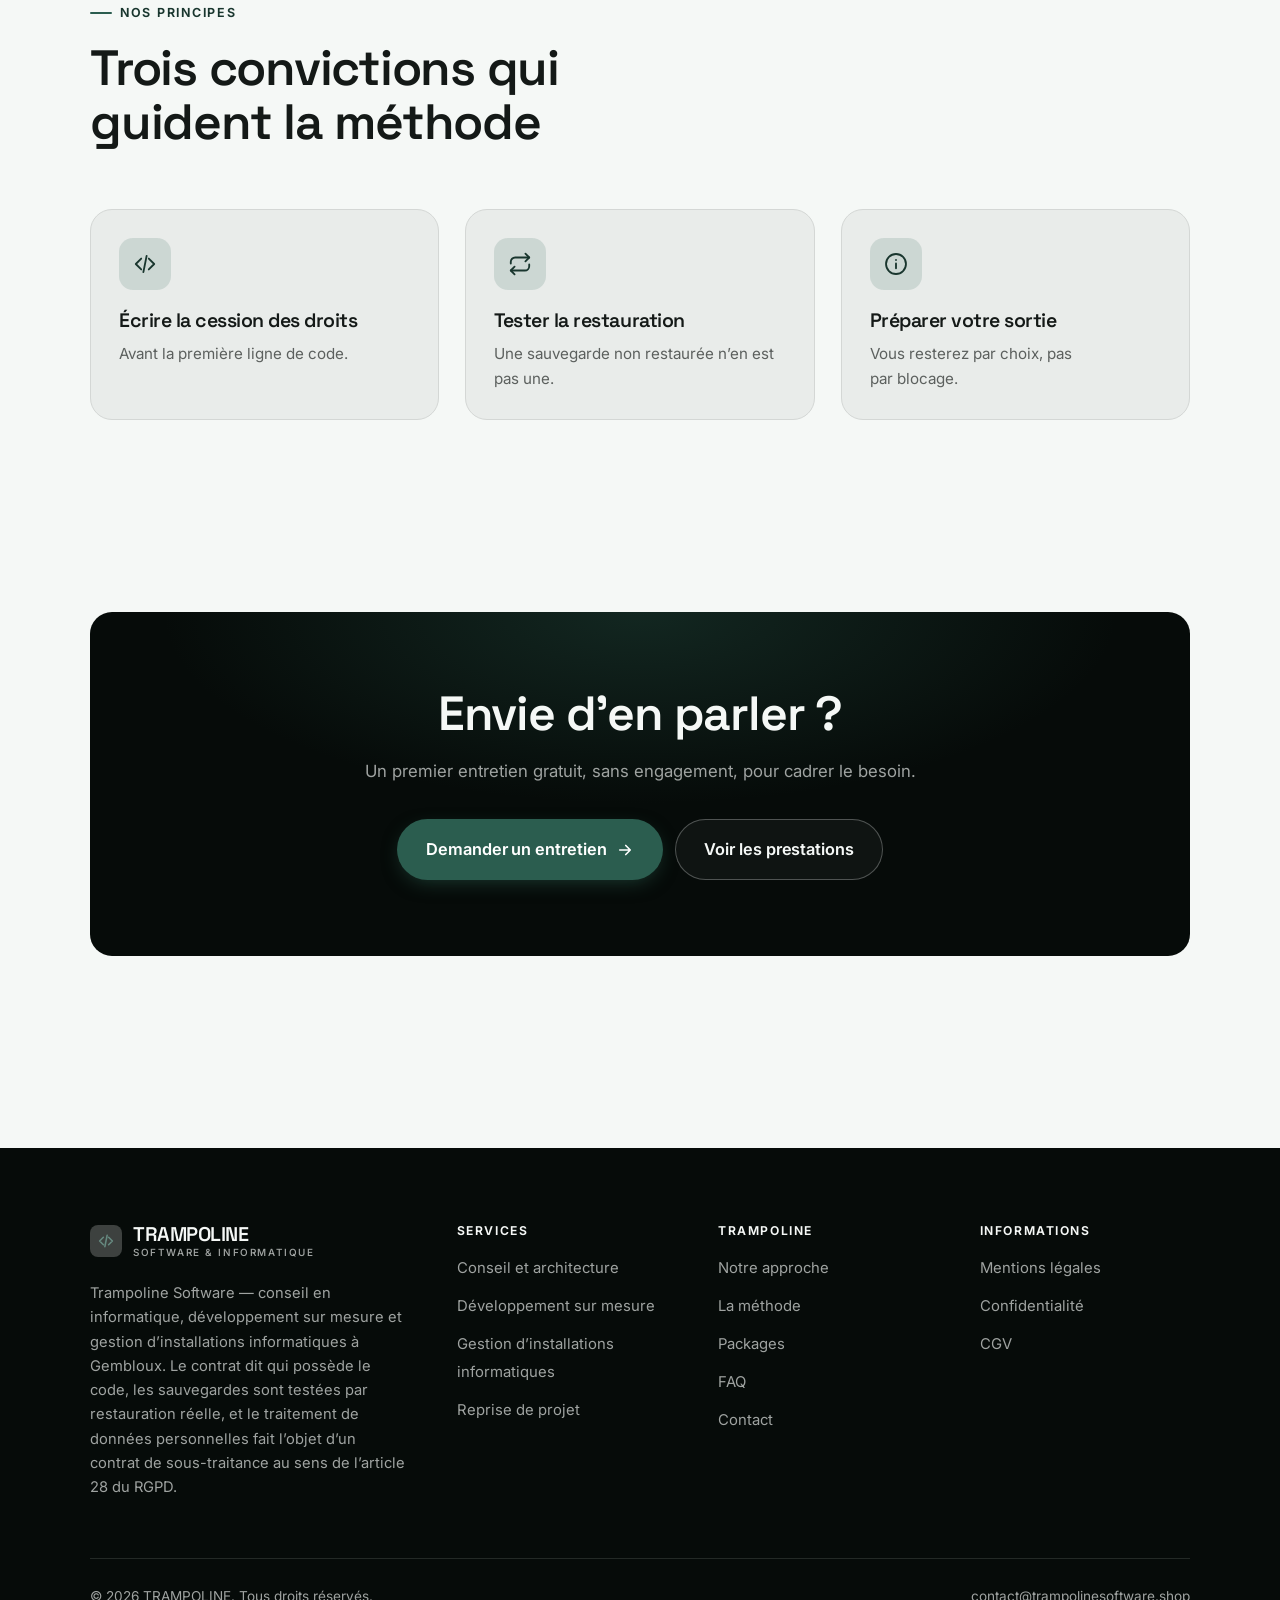
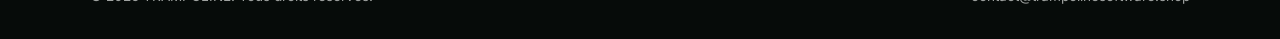
<file: a-propos.html>
<!DOCTYPE html>
<html lang="fr" class="no-js">
<head>
<meta charset="utf-8">
<meta name="viewport" content="width=device-width, initial-scale=1">
<title>Notre approche — TRAMPOLINE</title>
<meta name="description" content="À propos de Trampoline Software, conseil en informatique et développement à Gembloux, numéro d’entreprise 0799.398.081.">
<link rel="canonical" href="https://trampolinesoftware.shop/a-propos.html">

<meta property="og:type" content="website">
<meta property="og:url" content="https://trampolinesoftware.shop/a-propos.html">
<meta property="og:site_name" content="TRAMPOLINE">
<meta property="og:locale" content="fr_FR">
<meta property="og:title" content="Notre approche — TRAMPOLINE">
<meta property="og:description" content="À propos de Trampoline Software, conseil en informatique et développement à Gembloux, numéro d’entreprise 0799.398.081.">
<meta name="theme-color" content="#060b09">

<link rel="icon" href="assets/img/favicon.svg" type="image/svg+xml">
<link rel="preconnect" href="https://fonts.googleapis.com">
<link rel="preconnect" href="https://fonts.gstatic.com" crossorigin>
<link rel="stylesheet" href="https://fonts.googleapis.com/css2?family=Space+Grotesk:wght@400;500;600;700&family=Inter:wght@400..700&display=swap">
<link rel="stylesheet" href="assets/css/style.css">

<!-- Thème appliqué avant le premier rendu (évite le flash) -->
<script>
document.documentElement.classList.remove('no-js');
(function(){try{var t=localStorage.getItem('site-theme');if(t){document.documentElement.setAttribute('data-theme',t);}}catch(e){}})();
</script>
</head>

<body>
<a class="skip-link" href="#main">Aller au contenu principal</a>

<header class="site-header">
  <nav class="wrap nav" aria-label="Navigation principale">
    <a class="brand" href="index.html">
      <svg class="brand__mark" viewBox="0 0 64 64" aria-hidden="true">
        <rect class="bm-bg" width="64" height="64" rx="16"/>
        <g class="bm-ic" transform="translate(14 14) scale(1.5)" fill="none" stroke-width="2.1" stroke-linecap="round" stroke-linejoin="round"><path d="M8.5 7 3.5 12l5 5M15.5 7l5 5-5 5M13.5 4.5l-3 15"/></g>
      </svg>
      <span>TRAMPOLINE<span class="brand__sub">SOFTWARE &amp; INFORMATIQUE</span></span>
    </a>

    <ul class="nav__links" id="nav-links">
      <li><a href="index.html">Accueil</a></li>
      <li><a href="programmes.html">Services</a></li>
      <li><a href="index.html#tarifs">Packages</a></li>
      <li><a href="a-propos.html" aria-current="page">Notre approche</a></li>
      <li><a href="contact.html">Contact</a></li>
      <li><a class="btn btn--primary" href="contact.html">Demander un entretien</a></li>
    </ul>

    <div class="nav__cta">
      <button class="theme-toggle" type="button" aria-label="Passer en thème sombre">
        <svg class="icon-sun" viewBox="0 0 24 24" fill="none" stroke="currentColor" stroke-width="1.8" stroke-linecap="round" aria-hidden="true"><circle cx="12" cy="12" r="4"/><path d="M12 2v2m0 16v2M2 12h2m16 0h2M4.9 4.9l1.4 1.4m11.4 11.4 1.4 1.4M19.1 4.9l-1.4 1.4M6.3 17.7l-1.4 1.4"/></svg>
        <svg class="icon-moon" viewBox="0 0 24 24" fill="none" stroke="currentColor" stroke-width="1.8" stroke-linecap="round" stroke-linejoin="round" aria-hidden="true"><path d="M21 12.8A9 9 0 1 1 11.2 3a7 7 0 0 0 9.8 9.8z"/></svg>
      </button>
      <a class="btn btn--primary" href="contact.html">Demander un entretien</a>
      <button class="nav__toggle" type="button" aria-expanded="false" aria-controls="nav-links" aria-label="Ouvrir le menu">
        <svg class="icon-open" viewBox="0 0 24 24" fill="none" stroke="currentColor" stroke-width="2" stroke-linecap="round" aria-hidden="true"><path d="M3 6h18M3 12h18M3 18h18"/></svg>
        <svg class="icon-close" viewBox="0 0 24 24" fill="none" stroke="currentColor" stroke-width="2" stroke-linecap="round" aria-hidden="true"><path d="M6 6l12 12M18 6L6 18"/></svg>
      </button>
    </div>
  </nav>
</header>

<main id="main">

<section class="page-head">
  <div class="wrap">
    <nav class="breadcrumb" aria-label="Fil d’Ariane">
      <a href="index.html">Accueil</a><span>/</span><span aria-current="page">Notre approche</span>
    </nav>
    <h1>Le code que vous avez payé ne vous appartient peut-être pas</h1>
    <p>En droit belge, les droits d’auteur sur un logiciel restent à l’auteur sauf cession écrite.</p>
  </div>
</section>

<section class="section wrap">
  <div class="split reveal">
    <div class="split__art">
      <svg viewBox="0 0 520 420" role="img" aria-label="Exemple de semaine type : Cadrage, Analyse, Développe, Recette, Transfert.">
        <rect width="520" height="420" rx="20" fill="#e7edea"/>
        <circle cx="450" cy="54" r="96" fill="#2b5d4f" opacity=".12"/>
        <g style="font-family: var(--font-body)">
        <text x="40" y="62" font-size="22" font-weight="700" fill="#060b09" style="font-family: var(--font-display)">Une semaine type</text>
        <text x="80" y="100" text-anchor="middle" font-size="13" font-weight="600" fill="#727674">Lun</text>
        <rect x="40" y="112" width="80" height="262" rx="12" fill="#f5f8f6"/>
        <rect x="46" y="133" width="68" height="85" rx="9" fill="#c0d0cb"/>
        <text x="80" y="155" text-anchor="middle" font-size="11" font-weight="650" fill="#060b09">Cadrage</text>
        <text x="172" y="100" text-anchor="middle" font-size="13" font-weight="600" fill="#727674">Mar</text>
        <rect x="132" y="112" width="80" height="262" rx="12" fill="#f5f8f6"/>
        <rect x="138" y="208" width="68" height="105" rx="9" fill="#2b5d4f"/>
        <text x="172" y="230" text-anchor="middle" font-size="11" font-weight="650" fill="#ffffff">Analyse</text>
        <text x="264" y="100" text-anchor="middle" font-size="13" font-weight="600" fill="#727674">Mer</text>
        <rect x="224" y="112" width="80" height="262" rx="12" fill="#f5f8f6"/>
        <rect x="230" y="148" width="68" height="75" rx="9" fill="#c0d0cb"/>
        <text x="264" y="170" text-anchor="middle" font-size="11" font-weight="650" fill="#060b09">Développe</text>
        <text x="356" y="100" text-anchor="middle" font-size="13" font-weight="600" fill="#727674">Jeu</text>
        <rect x="316" y="112" width="80" height="262" rx="12" fill="#f5f8f6"/>
        <rect x="322" y="243" width="68" height="85" rx="9" fill="#060b09"/>
        <text x="356" y="265" text-anchor="middle" font-size="11" font-weight="650" fill="#f5f8f6">Recette</text>
        <text x="448" y="100" text-anchor="middle" font-size="13" font-weight="600" fill="#727674">Ven</text>
        <rect x="408" y="112" width="80" height="262" rx="12" fill="#f5f8f6"/>
        <rect x="414" y="173" width="68" height="115" rx="9" fill="#c0d0cb"/>
        <text x="448" y="195" text-anchor="middle" font-size="11" font-weight="650" fill="#060b09">Transfert</text>
        </g>
      </svg>
    </div>
    <div>
      <span class="eyebrow">Notre approche</span>
      <h2>Pourquoi nous l’écrivons avant de commencer</h2>
      <p>C’est l’une des asymétries les plus coûteuses du secteur. Une entreprise commande une application, la paie, l’utilise pendant des années — et découvre au moment de changer de prestataire qu’elle n’en détient pas les droits. Le droit belge est clair : les droits d’auteur sur un logiciel appartiennent à son auteur et ne passent au client que par une cession écrite et expresse. Le silence du contrat ne profite pas à celui qui a payé.</p>
      <p>Un prestataire n’a aucun intérêt spontané à soulever la question. Ne rien écrire crée une dépendance confortable : le client ne peut ni partir, ni faire reprendre le travail par un autre, ni même évaluer ce qu’il possède. Nous préférons régler la propriété intellectuelle avant la première ligne de code et remettre le code source, la documentation et la liste des licences tierces — y compris lorsque cela nous rend plus facilement remplaçables.</p>
      <p>Le même raisonnement s’applique aux sauvegardes. Un dispositif de sauvegarde dont personne n’a jamais tenté la restauration n’est pas une protection mais une croyance, et c’est le jour de l’incident que la différence apparaît. Nous testons la restauration et nous en consignons la date. De même, nous ne promettons l’invulnérabilité d’aucun système : une telle promesse n’a aucune valeur et elle décourage précisément les précautions qui relèvent du client.</p>
      <!--
        À COMPLÉTER : ajoutez une présentation de la personne qui coache
        (prénom, parcours réel), avec une photo si possible. N'inventez ni
        diplôme ni expérience : voir README.md.
      -->
    </div>
  </div>
</section>

<section class="section section--flush wrap">
  <div class="section-head reveal">
    <span class="eyebrow">Nos principes</span>
    <h2>Trois convictions qui guident la méthode</h2>
  </div>
  <div class="grid grid--3 reveal-group">
    <article class="card">
      <div class="card__icon"><svg viewBox="0 0 24 24" fill="none" stroke="currentColor" stroke-width="1.7" stroke-linecap="round" stroke-linejoin="round" aria-hidden="true"><path d="M8.5 7 3.5 12l5 5M15.5 7l5 5-5 5M13.5 4.5l-3 15"/></svg></div>
      <h3>Écrire la cession des droits</h3>
      <p>Avant la première ligne de code.</p>
    </article>
    <article class="card">
      <div class="card__icon"><svg viewBox="0 0 24 24" fill="none" stroke="currentColor" stroke-width="1.7" stroke-linecap="round" stroke-linejoin="round" aria-hidden="true"><path d="M17 2.5l3.5 3.5L17 9.5"/><path d="M3.5 11.5V10A4 4 0 0 1 7.5 6h13M7 21.5 3.5 18 7 14.5"/><path d="M20.5 12.5V14a4 4 0 0 1-4 4h-13"/></svg></div>
      <h3>Tester la restauration</h3>
      <p>Une sauvegarde non restaurée n’en est pas une.</p>
    </article>
    <article class="card">
      <div class="card__icon"><svg viewBox="0 0 24 24" fill="none" stroke="currentColor" stroke-width="1.7" stroke-linecap="round" stroke-linejoin="round" aria-hidden="true"><circle cx="12" cy="12" r="9.2"/><path d="M12 16v-4.5M12 8.2v.1"/></svg></div>
      <h3>Préparer votre sortie</h3>
      <p>Vous resterez par choix, pas par blocage.</p>
    </article>
  </div>
</section>

<section class="wrap section--tight">
  <div class="cta-band reveal">
    <h2>Envie d’en parler ?</h2>
    <p>Un premier entretien gratuit, sans engagement, pour cadrer le besoin.</p>
    <div class="hero__actions">
      <a class="btn btn--primary btn--lg" href="contact.html">Demander un entretien <svg viewBox="0 0 24 24" fill="none" stroke="currentColor" stroke-width="2.2" stroke-linecap="round" stroke-linejoin="round" aria-hidden="true"><path d="M5 12h14M13 6l6 6-6 6"/></svg></a>
      <a class="btn btn--on-dark btn--lg" href="programmes.html">Voir les prestations</a>
    </div>
  </div>
</section>

</main>

<footer class="site-footer">
  <div class="wrap">
    <div class="footer__grid">
      <div class="footer__brand">
        <a class="brand" href="index.html">
          <svg class="brand__mark" viewBox="0 0 64 64" aria-hidden="true">
        <rect class="bm-bg" width="64" height="64" rx="16"/>
        <g class="bm-ic" transform="translate(14 14) scale(1.5)" fill="none" stroke-width="2.1" stroke-linecap="round" stroke-linejoin="round"><path d="M8.5 7 3.5 12l5 5M15.5 7l5 5-5 5M13.5 4.5l-3 15"/></g>
      </svg>
          <span>TRAMPOLINE<span class="brand__sub">SOFTWARE &amp; INFORMATIQUE</span></span>
        </a>
        <p>Trampoline Software — conseil en informatique, développement sur mesure et gestion d’installations informatiques à Gembloux. Le contrat dit qui possède le code, les sauvegardes sont testées par restauration réelle, et le traitement de données personnelles fait l’objet d’un contrat de sous-traitance au sens de l’article 28 du RGPD.</p>
      </div>

      <div class="footer__col">
        <h4>Services</h4>
        <ul>
          <li><a href="programmes.html#conseil">Conseil et architecture</a></li>
          <li><a href="programmes.html#developpement">Développement sur mesure</a></li>
          <li><a href="programmes.html#infogerance">Gestion d’installations informatiques</a></li>
          <li><a href="programmes.html#reprise">Reprise de projet</a></li>
        </ul>
      </div>

      <div class="footer__col">
        <h4>TRAMPOLINE</h4>
        <ul>
          <li><a href="a-propos.html">Notre approche</a></li>
          <li><a href="index.html#methode">La méthode</a></li>
          <li><a href="index.html#tarifs">Packages</a></li>
          <li><a href="index.html#faq">FAQ</a></li>
          <li><a href="contact.html">Contact</a></li>
        </ul>
      </div>

      <div class="footer__col">
        <h4>Informations</h4>
        <ul>
          <li><a href="mentions-legales.html">Mentions légales</a></li>
          <li><a href="mentions-legales.html#confidentialite">Confidentialité</a></li>
          <li><a href="mentions-legales.html#cgv">CGV</a></li>
        </ul>
      </div>
    </div>

    <div class="footer__bottom">
      <p>© <span data-year>2026</span> TRAMPOLINE. Tous droits réservés.</p>
      <p><a href="mailto:contact@trampolinesoftware.shop">contact@trampolinesoftware.shop</a></p>
    </div>
  </div>
</footer>

<script src="assets/js/main.js" defer></script>
</body>
</html>
</file>
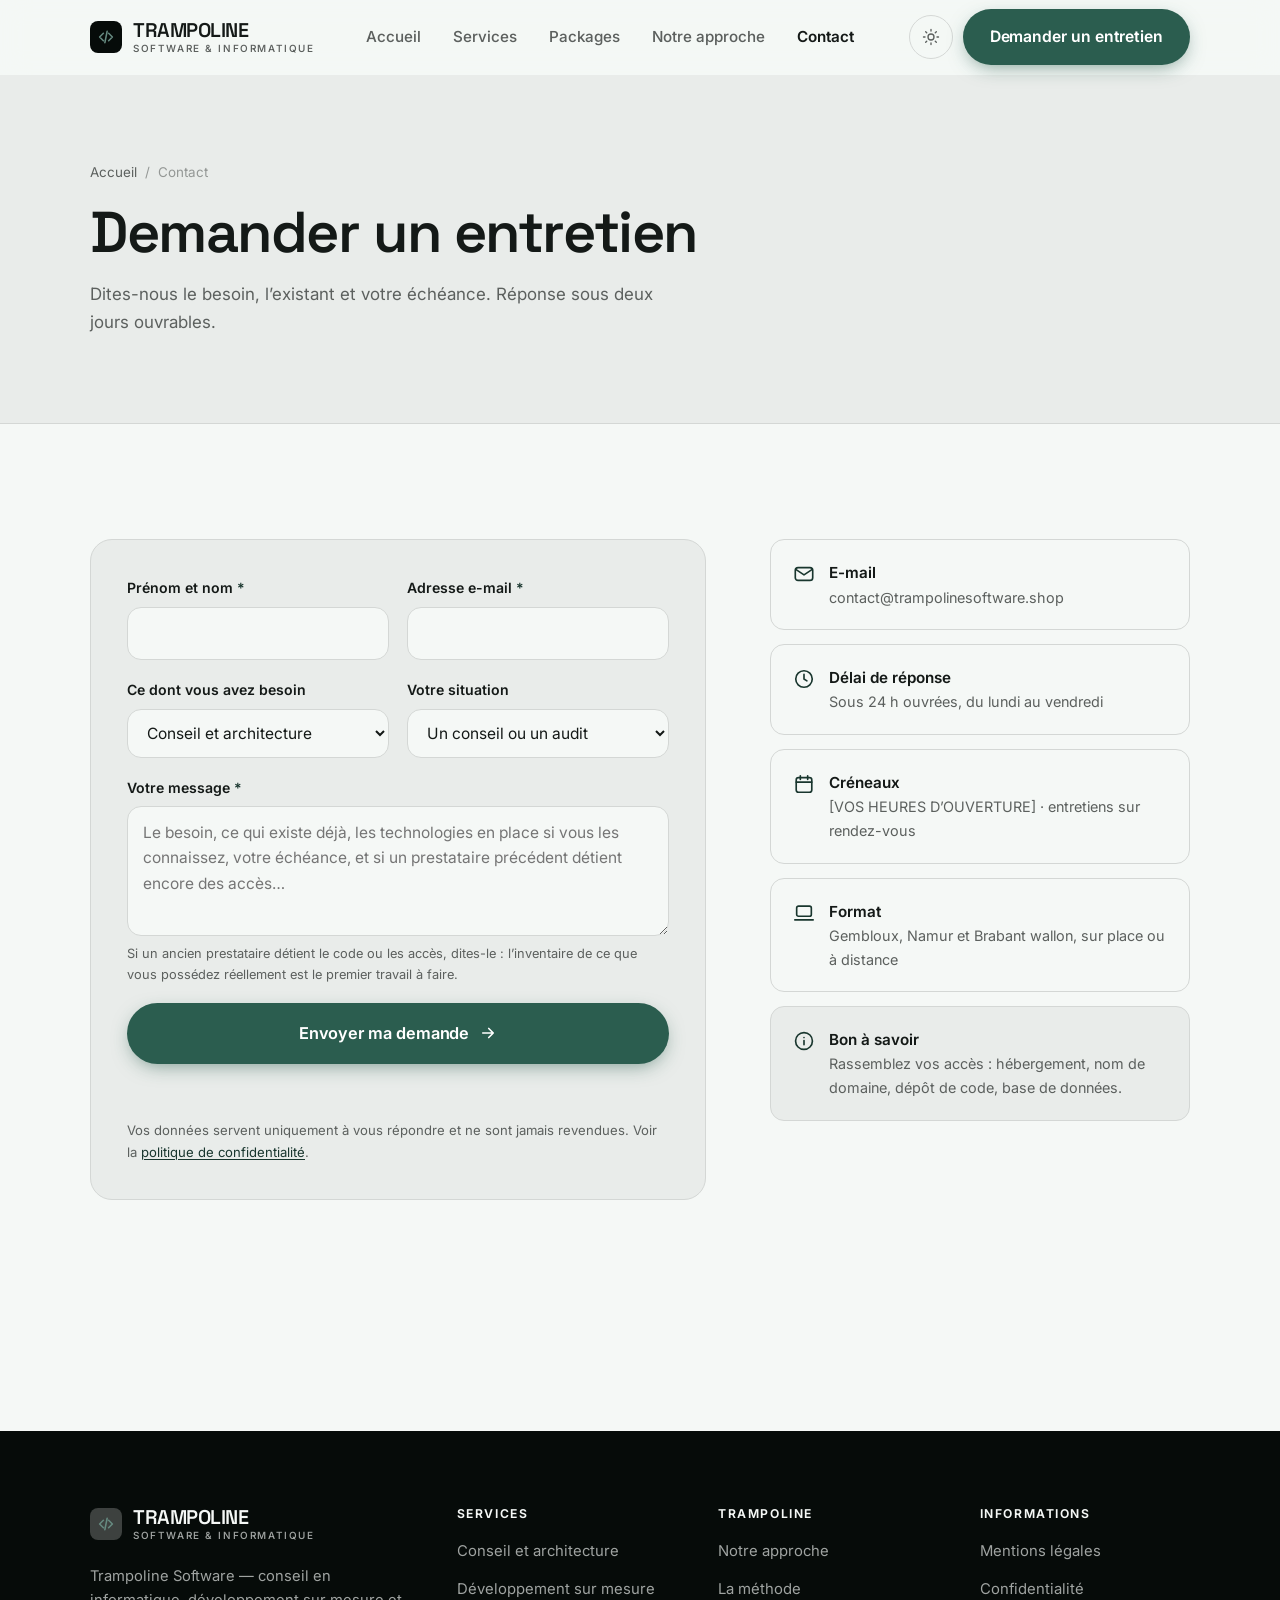
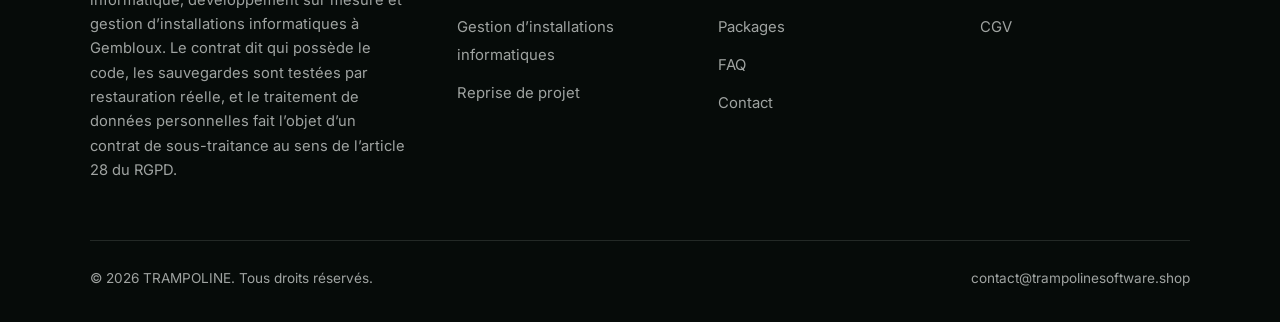
<file: contact.html>
<!DOCTYPE html>
<html lang="fr" class="no-js">
<head>
<meta charset="utf-8">
<meta name="viewport" content="width=device-width, initial-scale=1">
<title>Contact — TRAMPOLINE</title>
<meta name="description" content="Contacter Trampoline Software pour un premier entretien de cadrage. Réponse sous deux jours ouvrables.">
<link rel="canonical" href="https://trampolinesoftware.shop/contact.html">

<meta property="og:type" content="website">
<meta property="og:url" content="https://trampolinesoftware.shop/contact.html">
<meta property="og:site_name" content="TRAMPOLINE">
<meta property="og:locale" content="fr_FR">
<meta property="og:title" content="Contact — TRAMPOLINE">
<meta property="og:description" content="Contacter Trampoline Software pour un premier entretien de cadrage. Réponse sous deux jours ouvrables.">
<meta name="theme-color" content="#060b09">

<link rel="icon" href="assets/img/favicon.svg" type="image/svg+xml">
<link rel="preconnect" href="https://fonts.googleapis.com">
<link rel="preconnect" href="https://fonts.gstatic.com" crossorigin>
<link rel="stylesheet" href="https://fonts.googleapis.com/css2?family=Space+Grotesk:wght@400;500;600;700&family=Inter:wght@400..700&display=swap">
<link rel="stylesheet" href="assets/css/style.css">

<!-- Thème appliqué avant le premier rendu (évite le flash) -->
<script>
document.documentElement.classList.remove('no-js');
(function(){try{var t=localStorage.getItem('site-theme');if(t){document.documentElement.setAttribute('data-theme',t);}}catch(e){}})();
</script>
</head>

<body>
<a class="skip-link" href="#main">Aller au contenu principal</a>

<header class="site-header">
  <nav class="wrap nav" aria-label="Navigation principale">
    <a class="brand" href="index.html">
      <svg class="brand__mark" viewBox="0 0 64 64" aria-hidden="true">
        <rect class="bm-bg" width="64" height="64" rx="16"/>
        <g class="bm-ic" transform="translate(14 14) scale(1.5)" fill="none" stroke-width="2.1" stroke-linecap="round" stroke-linejoin="round"><path d="M8.5 7 3.5 12l5 5M15.5 7l5 5-5 5M13.5 4.5l-3 15"/></g>
      </svg>
      <span>TRAMPOLINE<span class="brand__sub">SOFTWARE &amp; INFORMATIQUE</span></span>
    </a>

    <ul class="nav__links" id="nav-links">
      <li><a href="index.html">Accueil</a></li>
      <li><a href="programmes.html">Services</a></li>
      <li><a href="index.html#tarifs">Packages</a></li>
      <li><a href="a-propos.html">Notre approche</a></li>
      <li><a href="contact.html" aria-current="page">Contact</a></li>
      <li><a class="btn btn--primary" href="contact.html">Demander un entretien</a></li>
    </ul>

    <div class="nav__cta">
      <button class="theme-toggle" type="button" aria-label="Passer en thème sombre">
        <svg class="icon-sun" viewBox="0 0 24 24" fill="none" stroke="currentColor" stroke-width="1.8" stroke-linecap="round" aria-hidden="true"><circle cx="12" cy="12" r="4"/><path d="M12 2v2m0 16v2M2 12h2m16 0h2M4.9 4.9l1.4 1.4m11.4 11.4 1.4 1.4M19.1 4.9l-1.4 1.4M6.3 17.7l-1.4 1.4"/></svg>
        <svg class="icon-moon" viewBox="0 0 24 24" fill="none" stroke="currentColor" stroke-width="1.8" stroke-linecap="round" stroke-linejoin="round" aria-hidden="true"><path d="M21 12.8A9 9 0 1 1 11.2 3a7 7 0 0 0 9.8 9.8z"/></svg>
      </button>
      <a class="btn btn--primary" href="contact.html">Demander un entretien</a>
      <button class="nav__toggle" type="button" aria-expanded="false" aria-controls="nav-links" aria-label="Ouvrir le menu">
        <svg class="icon-open" viewBox="0 0 24 24" fill="none" stroke="currentColor" stroke-width="2" stroke-linecap="round" aria-hidden="true"><path d="M3 6h18M3 12h18M3 18h18"/></svg>
        <svg class="icon-close" viewBox="0 0 24 24" fill="none" stroke="currentColor" stroke-width="2" stroke-linecap="round" aria-hidden="true"><path d="M6 6l12 12M18 6L6 18"/></svg>
      </button>
    </div>
  </nav>
</header>

<main id="main">

<section class="page-head">
  <div class="wrap">
    <nav class="breadcrumb" aria-label="Fil d’Ariane">
      <a href="index.html">Accueil</a><span>/</span><span aria-current="page">Contact</span>
    </nav>
    <h1>Demander un entretien</h1>
    <p>Dites-nous le besoin, l’existant et votre échéance. Réponse sous deux jours ouvrables.</p>
  </div>
</section>

<section class="section wrap">
  <div class="form-layout">

    <!--
      FORMULAIRE : l'attribut action contient un identifiant à remplacer.
      Créez un formulaire gratuit sur https://formspree.io puis remplacez
      VOTRE_ID_FORMSPREE. En attendant, le bouton ouvre la messagerie du
      visiteur avec un message pré-rempli vers contact@trampolinesoftware.shop.
    -->
    <form class="form" id="contact-form" action="https://formspree.io/f/VOTRE_ID_FORMSPREE" method="POST"
          data-email="contact@trampolinesoftware.shop" data-subject="Demande d’entretien"
          data-msg-mail="Votre logiciel de messagerie va s’ouvrir avec le message pré-rempli." data-msg-sending="Envoi en cours…"
          data-msg-ok="Merci ! Votre message est parti. Réponse sous 24 h ouvrées." data-msg-err="L’envoi a échoué. Écrivez-nous directement à">
      <div class="form__row">
        <div class="field">
          <label for="nom">Prénom et nom <span class="req" aria-hidden="true">*</span></label>
          <input type="text" id="nom" name="nom" autocomplete="name" required>
        </div>
        <div class="field">
          <label for="email">Adresse e-mail <span class="req" aria-hidden="true">*</span></label>
          <input type="email" id="email" name="email" autocomplete="email" required>
        </div>
      </div>

      <div class="form__row">
        <div class="field">
          <label for="programme">Ce dont vous avez besoin</label>
          <select id="programme" name="programme">
            <option>Conseil et architecture</option>
            <option>Développement sur mesure</option>
            <option>Gestion d’installations informatiques</option>
            <option>Reprise de projet</option>
            <option>Je ne sais pas encore</option>
          </select>
        </div>
        <div class="field">
          <label for="niveau">Votre situation</label>
          <select id="niveau" name="niveau">
            <option>Un conseil ou un audit</option>
            <option>Un développement sur mesure</option>
            <option>De l’infogérance</option>
            <option>Une reprise de projet</option>
          </select>
        </div>
      </div>

      <div class="field">
        <label for="message">Votre message <span class="req" aria-hidden="true">*</span></label>
        <textarea id="message" name="message" required placeholder="Le besoin, ce qui existe déjà, les technologies en place si vous les connaissez, votre échéance, et si un prestataire précédent détient encore des accès…"></textarea>
        <span class="field__hint">Si un ancien prestataire détient le code ou les accès, dites-le : l’inventaire de ce que vous possédez réellement est le premier travail à faire.</span>
      </div>

      <!-- Piège à robots : invisible pour les humains -->
      <div class="visually-hidden" aria-hidden="true">
        <label for="site-web">Ne remplissez pas ce champ</label>
        <input type="text" id="site-web" name="_gotcha" tabindex="-1" autocomplete="off">
      </div>

      <button class="btn btn--primary btn--lg" type="submit">Envoyer ma demande <svg viewBox="0 0 24 24" fill="none" stroke="currentColor" stroke-width="2.2" stroke-linecap="round" stroke-linejoin="round" aria-hidden="true"><path d="M5 12h14M13 6l6 6-6 6"/></svg></button>

      <p id="form-status" class="form__status" role="status" aria-live="polite"></p>

      <p class="form__note">
        Vos données servent uniquement à vous répondre et ne sont jamais revendues. Voir la <a href="mentions-legales.html#confidentialite">politique de confidentialité</a>.
      </p>
    </form>

    <aside class="contact-aside">
      <div class="contact-card">
        <svg viewBox="0 0 24 24" fill="none" stroke="currentColor" stroke-width="1.8" stroke-linecap="round" stroke-linejoin="round" aria-hidden="true"><rect x="2.5" y="5" width="19" height="14" rx="3"/><path d="M3 7l9 6 9-6"/></svg>
        <div><b>E-mail</b><a href="mailto:contact@trampolinesoftware.shop">contact@trampolinesoftware.shop</a></div>
      </div>
      <div class="contact-card">
        <svg viewBox="0 0 24 24" fill="none" stroke="currentColor" stroke-width="1.8" stroke-linecap="round" stroke-linejoin="round" aria-hidden="true"><circle cx="12" cy="12" r="9"/><path d="M12 7v5l3.2 2"/></svg>
        <div><b>Délai de réponse</b><span>Sous 24 h ouvrées, du lundi au vendredi</span></div>
      </div>
      <div class="contact-card">
        <svg viewBox="0 0 24 24" fill="none" stroke="currentColor" stroke-width="1.8" stroke-linecap="round" stroke-linejoin="round" aria-hidden="true"><rect x="3.5" y="5" width="17" height="16" rx="2.5"/><path d="M8 3v4M16 3v4M3.5 10h17"/></svg>
        <div><b>Créneaux</b><span>[VOS HEURES D’OUVERTURE] · entretiens sur rendez-vous</span></div>
      </div>
      <div class="contact-card">
        <svg viewBox="0 0 24 24" fill="none" stroke="currentColor" stroke-width="1.8" stroke-linecap="round" stroke-linejoin="round" aria-hidden="true"><rect x="4" y="4.5" width="16" height="11" rx="2"/><path d="M2 19.5h20"/></svg>
        <div><b>Format</b><span>Gembloux, Namur et Brabant wallon, sur place ou à distance</span></div>
      </div>
      <div class="contact-card contact-card--soft">
        <svg viewBox="0 0 24 24" fill="none" stroke="currentColor" stroke-width="1.8" stroke-linecap="round" stroke-linejoin="round" aria-hidden="true"><circle cx="12" cy="12" r="9.2"/><path d="M12 16v-4.5M12 8.2v.1"/></svg>
        <div><b>Bon à savoir</b><span>Rassemblez vos accès : hébergement, nom de domaine, dépôt de code, base de données.</span></div>
      </div>
    </aside>

  </div>
</section>

</main>

<footer class="site-footer">
  <div class="wrap">
    <div class="footer__grid">
      <div class="footer__brand">
        <a class="brand" href="index.html">
          <svg class="brand__mark" viewBox="0 0 64 64" aria-hidden="true">
        <rect class="bm-bg" width="64" height="64" rx="16"/>
        <g class="bm-ic" transform="translate(14 14) scale(1.5)" fill="none" stroke-width="2.1" stroke-linecap="round" stroke-linejoin="round"><path d="M8.5 7 3.5 12l5 5M15.5 7l5 5-5 5M13.5 4.5l-3 15"/></g>
      </svg>
          <span>TRAMPOLINE<span class="brand__sub">SOFTWARE &amp; INFORMATIQUE</span></span>
        </a>
        <p>Trampoline Software — conseil en informatique, développement sur mesure et gestion d’installations informatiques à Gembloux. Le contrat dit qui possède le code, les sauvegardes sont testées par restauration réelle, et le traitement de données personnelles fait l’objet d’un contrat de sous-traitance au sens de l’article 28 du RGPD.</p>
      </div>

      <div class="footer__col">
        <h4>Services</h4>
        <ul>
          <li><a href="programmes.html#conseil">Conseil et architecture</a></li>
          <li><a href="programmes.html#developpement">Développement sur mesure</a></li>
          <li><a href="programmes.html#infogerance">Gestion d’installations informatiques</a></li>
          <li><a href="programmes.html#reprise">Reprise de projet</a></li>
        </ul>
      </div>

      <div class="footer__col">
        <h4>TRAMPOLINE</h4>
        <ul>
          <li><a href="a-propos.html">Notre approche</a></li>
          <li><a href="index.html#methode">La méthode</a></li>
          <li><a href="index.html#tarifs">Packages</a></li>
          <li><a href="index.html#faq">FAQ</a></li>
          <li><a href="contact.html">Contact</a></li>
        </ul>
      </div>

      <div class="footer__col">
        <h4>Informations</h4>
        <ul>
          <li><a href="mentions-legales.html">Mentions légales</a></li>
          <li><a href="mentions-legales.html#confidentialite">Confidentialité</a></li>
          <li><a href="mentions-legales.html#cgv">CGV</a></li>
        </ul>
      </div>
    </div>

    <div class="footer__bottom">
      <p>© <span data-year>2026</span> TRAMPOLINE. Tous droits réservés.</p>
      <p><a href="mailto:contact@trampolinesoftware.shop">contact@trampolinesoftware.shop</a></p>
    </div>
  </div>
</footer>

<script src="assets/js/main.js" defer></script>
</body>
</html>
</file>
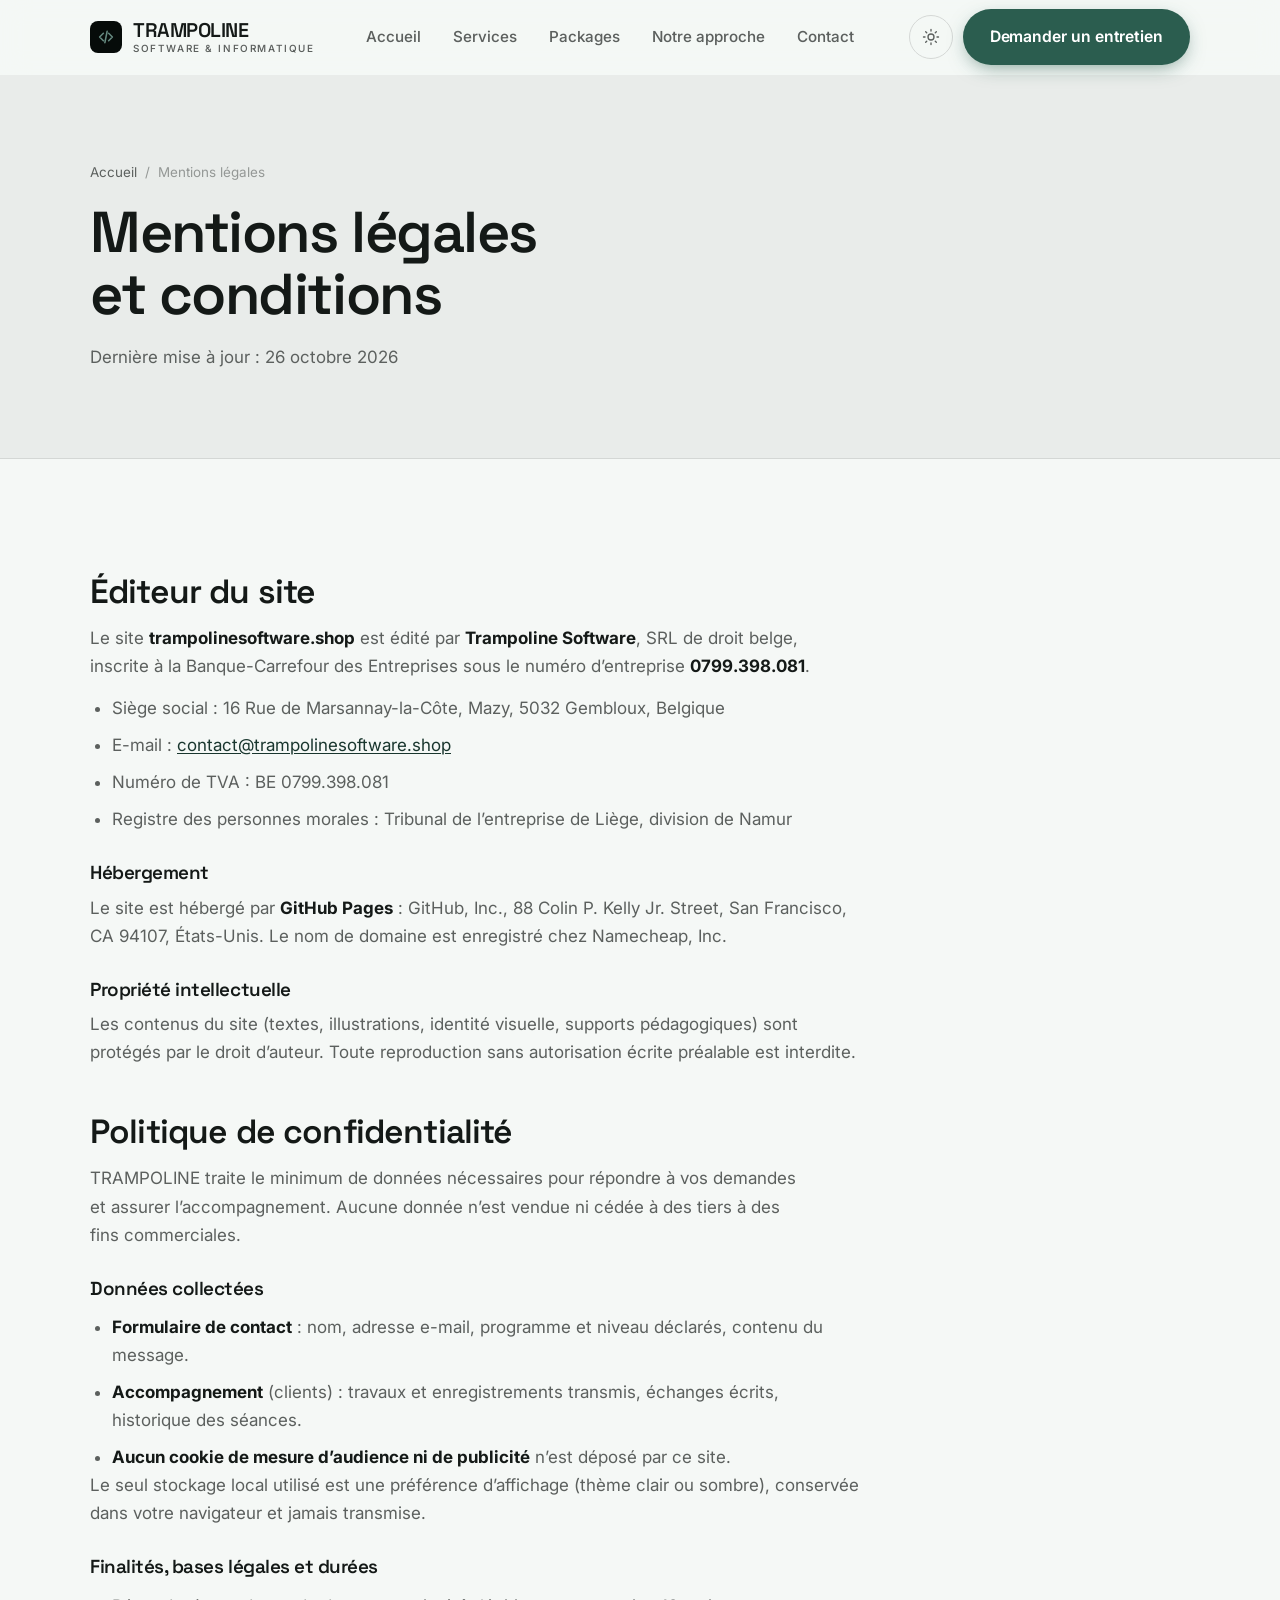
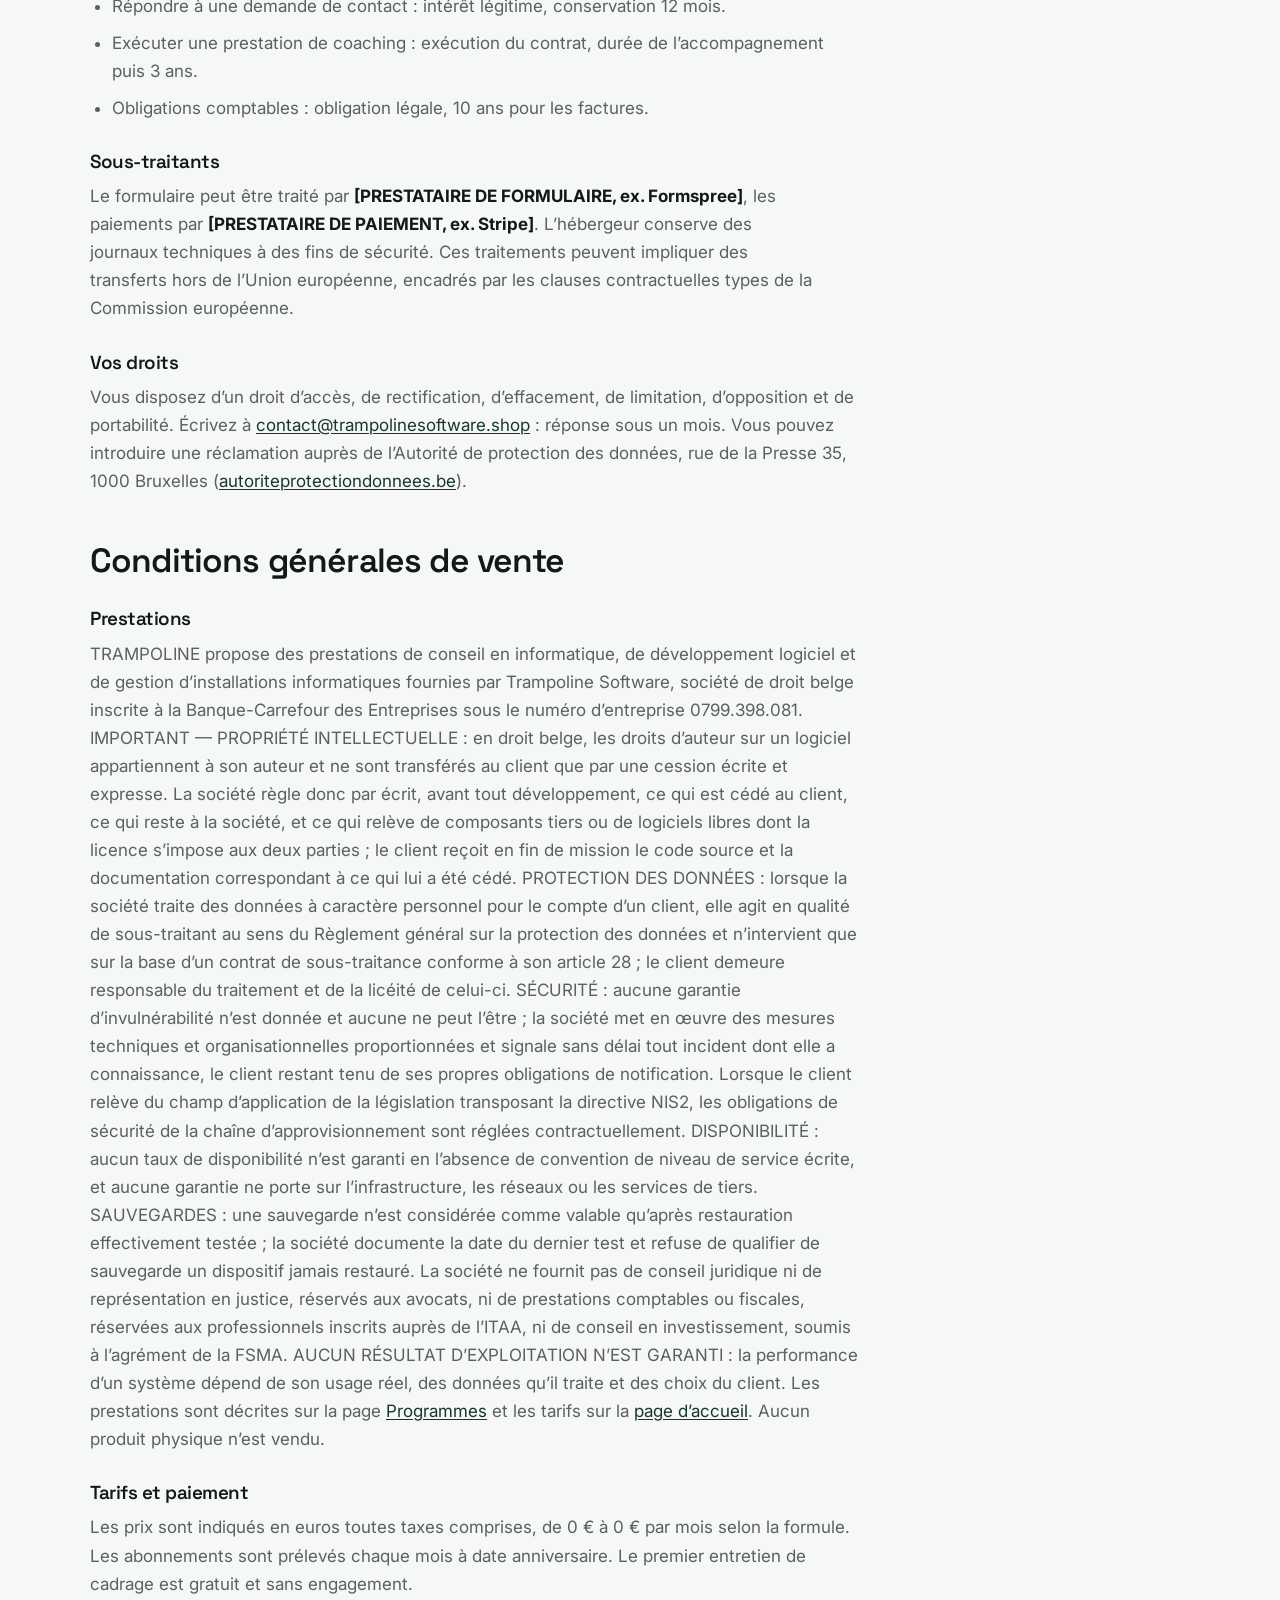
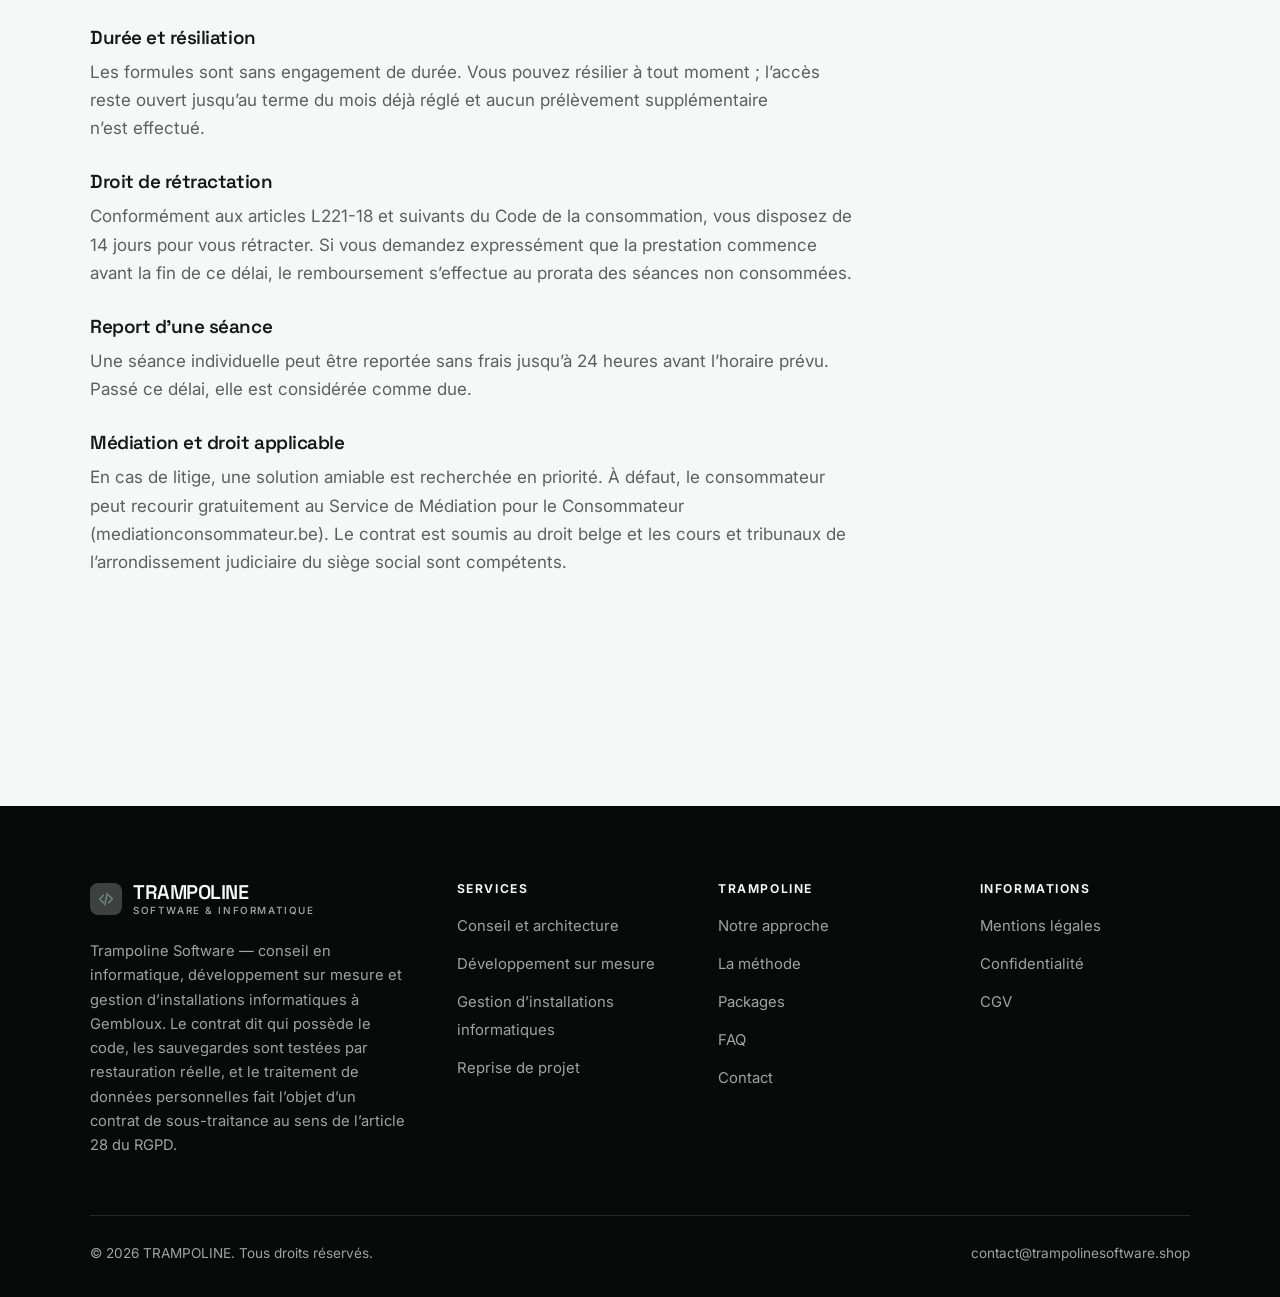
<file: mentions-legales.html>
<!DOCTYPE html>
<html lang="fr" class="no-js">
<head>
<meta charset="utf-8">
<meta name="viewport" content="width=device-width, initial-scale=1">
<title>Mentions légales, confidentialité et CGV — TRAMPOLINE</title>
<meta name="description" content="Mentions légales, politique de confidentialité et conditions générales de vente de TRAMPOLINE.">
<meta name="robots" content="noindex">

<meta property="og:type" content="website">
<meta property="og:url" content="https://trampolinesoftware.shop/mentions-legales.html">
<meta property="og:site_name" content="TRAMPOLINE">
<meta property="og:locale" content="fr_FR">
<meta property="og:title" content="Mentions légales, confidentialité et CGV — TRAMPOLINE">
<meta property="og:description" content="Mentions légales, politique de confidentialité et conditions générales de vente de TRAMPOLINE.">
<meta name="theme-color" content="#060b09">

<link rel="icon" href="assets/img/favicon.svg" type="image/svg+xml">
<link rel="preconnect" href="https://fonts.googleapis.com">
<link rel="preconnect" href="https://fonts.gstatic.com" crossorigin>
<link rel="stylesheet" href="https://fonts.googleapis.com/css2?family=Space+Grotesk:wght@400;500;600;700&family=Inter:wght@400..700&display=swap">
<link rel="stylesheet" href="assets/css/style.css">

<!-- Thème appliqué avant le premier rendu (évite le flash) -->
<script>
document.documentElement.classList.remove('no-js');
(function(){try{var t=localStorage.getItem('site-theme');if(t){document.documentElement.setAttribute('data-theme',t);}}catch(e){}})();
</script>
</head>

<body>
<a class="skip-link" href="#main">Aller au contenu principal</a>

<header class="site-header">
  <nav class="wrap nav" aria-label="Navigation principale">
    <a class="brand" href="index.html">
      <svg class="brand__mark" viewBox="0 0 64 64" aria-hidden="true">
        <rect class="bm-bg" width="64" height="64" rx="16"/>
        <g class="bm-ic" transform="translate(14 14) scale(1.5)" fill="none" stroke-width="2.1" stroke-linecap="round" stroke-linejoin="round"><path d="M8.5 7 3.5 12l5 5M15.5 7l5 5-5 5M13.5 4.5l-3 15"/></g>
      </svg>
      <span>TRAMPOLINE<span class="brand__sub">SOFTWARE &amp; INFORMATIQUE</span></span>
    </a>

    <ul class="nav__links" id="nav-links">
      <li><a href="index.html">Accueil</a></li>
      <li><a href="programmes.html">Services</a></li>
      <li><a href="index.html#tarifs">Packages</a></li>
      <li><a href="a-propos.html">Notre approche</a></li>
      <li><a href="contact.html">Contact</a></li>
      <li><a class="btn btn--primary" href="contact.html">Demander un entretien</a></li>
    </ul>

    <div class="nav__cta">
      <button class="theme-toggle" type="button" aria-label="Passer en thème sombre">
        <svg class="icon-sun" viewBox="0 0 24 24" fill="none" stroke="currentColor" stroke-width="1.8" stroke-linecap="round" aria-hidden="true"><circle cx="12" cy="12" r="4"/><path d="M12 2v2m0 16v2M2 12h2m16 0h2M4.9 4.9l1.4 1.4m11.4 11.4 1.4 1.4M19.1 4.9l-1.4 1.4M6.3 17.7l-1.4 1.4"/></svg>
        <svg class="icon-moon" viewBox="0 0 24 24" fill="none" stroke="currentColor" stroke-width="1.8" stroke-linecap="round" stroke-linejoin="round" aria-hidden="true"><path d="M21 12.8A9 9 0 1 1 11.2 3a7 7 0 0 0 9.8 9.8z"/></svg>
      </button>
      <a class="btn btn--primary" href="contact.html">Demander un entretien</a>
      <button class="nav__toggle" type="button" aria-expanded="false" aria-controls="nav-links" aria-label="Ouvrir le menu">
        <svg class="icon-open" viewBox="0 0 24 24" fill="none" stroke="currentColor" stroke-width="2" stroke-linecap="round" aria-hidden="true"><path d="M3 6h18M3 12h18M3 18h18"/></svg>
        <svg class="icon-close" viewBox="0 0 24 24" fill="none" stroke="currentColor" stroke-width="2" stroke-linecap="round" aria-hidden="true"><path d="M6 6l12 12M18 6L6 18"/></svg>
      </button>
    </div>
  </nav>
</header>

<main id="main">

<section class="page-head">
  <div class="wrap">
    <nav class="breadcrumb" aria-label="Fil d'Ariane">
      <a href="index.html">Accueil</a><span>/</span><span aria-current="page">Mentions légales</span>
    </nav>
    <h1>Mentions légales et conditions</h1>
    <p>Dernière mise à jour : <time datetime="2026-10-26">26 octobre 2026</time></p>
  </div>
</section>

<section class="section wrap">
  <div class="prose">

    <!--
      À COMPLÉTER : ce document est un squelette, pas un conseil juridique.
      Remplacez chaque [CROCHET] par vos informations réelles.
      En Belgique, le prestataire d’un service de la société de l’information doit
      communiquer son identité et son numéro d’entreprise (art. XII.6 du Code de
      droit économique).
    -->

    <h2 id="editeur">Éditeur du site</h2>
    <p>
      Le site <strong>trampolinesoftware.shop</strong> est édité par <strong>Trampoline Software</strong>,
      SRL de droit belge, inscrite à la Banque-Carrefour des
      Entreprises sous le numéro d’entreprise <strong>0799.398.081</strong>.
    </p>
    <ul>
      <li>Siège social : 16 Rue de Marsannay-la-Côte, Mazy, 5032 Gembloux, Belgique</li>
      <li>E-mail : <a href="mailto:contact@trampolinesoftware.shop">contact@trampolinesoftware.shop</a></li>
      <li>Numéro de TVA : BE 0799.398.081</li>
      <li>Registre des personnes morales : Tribunal de l’entreprise de Liège, division de Namur</li>
    </ul>

    <h3>Hébergement</h3>
    <p>
      Le site est hébergé par <strong>GitHub Pages</strong> : GitHub, Inc., 88 Colin P. Kelly Jr. Street,
      San Francisco, CA 94107, États-Unis. Le nom de domaine est enregistré chez Namecheap, Inc.
    </p>

    <h3>Propriété intellectuelle</h3>
    <p>
      Les contenus du site (textes, illustrations, identité visuelle, supports pédagogiques) sont
      protégés par le droit d’auteur. Toute reproduction sans autorisation écrite préalable est interdite.
    </p>

    <h2 id="confidentialite">Politique de confidentialité</h2>
    <p>
      TRAMPOLINE traite le minimum de données nécessaires pour répondre à vos demandes et assurer
      l’accompagnement. Aucune donnée n’est vendue ni cédée à des tiers à des fins commerciales.
    </p>
    <h3>Données collectées</h3>
    <ul>
      <li><strong>Formulaire de contact</strong> : nom, adresse e-mail, programme et niveau déclarés, contenu du message.</li>
      <li><strong>Accompagnement</strong> (clients) : travaux et enregistrements transmis, échanges écrits, historique des séances.</li>
      <li><strong>Aucun cookie de mesure d’audience ni de publicité</strong> n’est déposé par ce site.</li>
    </ul>
    <p>
      Le seul stockage local utilisé est une préférence d’affichage (thème clair ou sombre), conservée
      dans votre navigateur et jamais transmise.
    </p>
    <h3>Finalités, bases légales et durées</h3>
    <ul>
      <li>Répondre à une demande de contact : intérêt légitime, conservation 12 mois.</li>
      <li>Exécuter une prestation de coaching : exécution du contrat, durée de l’accompagnement puis 3 ans.</li>
      <li>Obligations comptables : obligation légale, 10 ans pour les factures.</li>
    </ul>
    <h3>Sous-traitants</h3>
    <p>
      Le formulaire peut être traité par <strong>[PRESTATAIRE DE FORMULAIRE, ex. Formspree]</strong>, les paiements
      par <strong>[PRESTATAIRE DE PAIEMENT, ex. Stripe]</strong>. L’hébergeur conserve des journaux techniques à des
      fins de sécurité. Ces traitements peuvent impliquer des transferts hors de l’Union européenne, encadrés par
      les clauses contractuelles types de la Commission européenne.
    </p>
    <h3>Vos droits</h3>
    <p>
      Vous disposez d’un droit d’accès, de rectification, d’effacement, de limitation, d’opposition et de
      portabilité. Écrivez à <a href="mailto:contact@trampolinesoftware.shop">contact@trampolinesoftware.shop</a> : réponse sous un mois. Vous pouvez
      introduire une réclamation auprès de l’Autorité de protection des données, rue de la Presse 35, 1000 Bruxelles (<a href="https://www.autoriteprotectiondonnees.be" rel="noopener" target="_blank">autoriteprotectiondonnees.be</a>).
    </p>

    <h2 id="cgv">Conditions générales de vente</h2>
    <h3>Prestations</h3>
    <p>
      TRAMPOLINE propose des prestations de conseil en informatique, de développement logiciel et de gestion d’installations informatiques fournies par Trampoline Software, société de droit belge inscrite à la Banque-Carrefour des Entreprises sous le numéro d’entreprise 0799.398.081. IMPORTANT — PROPRIÉTÉ INTELLECTUELLE : en droit belge, les droits d’auteur sur un logiciel appartiennent à son auteur et ne sont transférés au client que par une cession écrite et expresse. La société règle donc par écrit, avant tout développement, ce qui est cédé au client, ce qui reste à la société, et ce qui relève de composants tiers ou de logiciels libres dont la licence s’impose aux deux parties ; le client reçoit en fin de mission le code source et la documentation correspondant à ce qui lui a été cédé. PROTECTION DES DONNÉES : lorsque la société traite des données à caractère personnel pour le compte d’un client, elle agit en qualité de sous-traitant au sens du Règlement général sur la protection des données et n’intervient que sur la base d’un contrat de sous-traitance conforme à son article 28 ; le client demeure responsable du traitement et de la licéité de celui-ci. SÉCURITÉ : aucune garantie d’invulnérabilité n’est donnée et aucune ne peut l’être ; la société met en œuvre des mesures techniques et organisationnelles proportionnées et signale sans délai tout incident dont elle a connaissance, le client restant tenu de ses propres obligations de notification. Lorsque le client relève du champ d’application de la législation transposant la directive NIS2, les obligations de sécurité de la chaîne d’approvisionnement sont réglées contractuellement. DISPONIBILITÉ : aucun taux de disponibilité n’est garanti en l’absence de convention de niveau de service écrite, et aucune garantie ne porte sur l’infrastructure, les réseaux ou les services de tiers. SAUVEGARDES : une sauvegarde n’est considérée comme valable qu’après restauration effectivement testée ; la société documente la date du dernier test et refuse de qualifier de sauvegarde un dispositif jamais restauré. La société ne fournit pas de conseil juridique ni de représentation en justice, réservés aux avocats, ni de prestations comptables ou fiscales, réservées aux professionnels inscrits auprès de l’ITAA, ni de conseil en investissement, soumis à l’agrément de la FSMA. AUCUN RÉSULTAT D’EXPLOITATION N’EST GARANTI : la performance d’un système dépend de son usage réel, des données qu’il traite et des choix du client. Les prestations sont décrites sur la page
      <a href="programmes.html">Programmes</a> et les tarifs sur la <a href="index.html#tarifs">page d’accueil</a>.
      Aucun produit physique n’est vendu.
    </p>
    <h3>Tarifs et paiement</h3>
    <p>
      Les prix sont indiqués en euros toutes taxes comprises, de 0 € à 0 € par mois
      selon la formule. Les abonnements sont prélevés chaque mois à date anniversaire. Le premier entretien de cadrage est gratuit et sans engagement.
    </p>
    <h3>Durée et résiliation</h3>
    <p>
      Les formules sont sans engagement de durée. Vous pouvez résilier à tout moment ; l’accès reste ouvert
      jusqu’au terme du mois déjà réglé et aucun prélèvement supplémentaire n’est effectué.
    </p>
    <h3>Droit de rétractation</h3>
    <p>
      Conformément aux articles L221-18 et suivants du Code de la consommation, vous disposez de 14 jours pour
      vous rétracter. Si vous demandez expressément que la prestation commence avant la fin de ce délai, le
      remboursement s’effectue au prorata des séances non consommées.
    </p>
    <h3>Report d’une séance</h3>
    <p>
      Une séance individuelle peut être reportée sans frais jusqu’à 24 heures avant l’horaire prévu. Passé ce
      délai, elle est considérée comme due.
    </p>
    <h3>Médiation et droit applicable</h3>
    <p>
      En cas de litige, une solution amiable est recherchée en priorité. À défaut, le consommateur peut recourir
      gratuitement au Service de Médiation pour le Consommateur (mediationconsommateur.be). Le contrat est soumis au droit belge et les cours et tribunaux de l’arrondissement judiciaire du siège social sont compétents.
    </p>

  </div>
</section>

</main>

<footer class="site-footer">
  <div class="wrap">
    <div class="footer__grid">
      <div class="footer__brand">
        <a class="brand" href="index.html">
          <svg class="brand__mark" viewBox="0 0 64 64" aria-hidden="true">
        <rect class="bm-bg" width="64" height="64" rx="16"/>
        <g class="bm-ic" transform="translate(14 14) scale(1.5)" fill="none" stroke-width="2.1" stroke-linecap="round" stroke-linejoin="round"><path d="M8.5 7 3.5 12l5 5M15.5 7l5 5-5 5M13.5 4.5l-3 15"/></g>
      </svg>
          <span>TRAMPOLINE<span class="brand__sub">SOFTWARE &amp; INFORMATIQUE</span></span>
        </a>
        <p>Trampoline Software — conseil en informatique, développement sur mesure et gestion d’installations informatiques à Gembloux. Le contrat dit qui possède le code, les sauvegardes sont testées par restauration réelle, et le traitement de données personnelles fait l’objet d’un contrat de sous-traitance au sens de l’article 28 du RGPD.</p>
      </div>

      <div class="footer__col">
        <h4>Services</h4>
        <ul>
          <li><a href="programmes.html#conseil">Conseil et architecture</a></li>
          <li><a href="programmes.html#developpement">Développement sur mesure</a></li>
          <li><a href="programmes.html#infogerance">Gestion d’installations informatiques</a></li>
          <li><a href="programmes.html#reprise">Reprise de projet</a></li>
        </ul>
      </div>

      <div class="footer__col">
        <h4>TRAMPOLINE</h4>
        <ul>
          <li><a href="a-propos.html">Notre approche</a></li>
          <li><a href="index.html#methode">La méthode</a></li>
          <li><a href="index.html#tarifs">Packages</a></li>
          <li><a href="index.html#faq">FAQ</a></li>
          <li><a href="contact.html">Contact</a></li>
        </ul>
      </div>

      <div class="footer__col">
        <h4>Informations</h4>
        <ul>
          <li><a href="mentions-legales.html">Mentions légales</a></li>
          <li><a href="mentions-legales.html#confidentialite">Confidentialité</a></li>
          <li><a href="mentions-legales.html#cgv">CGV</a></li>
        </ul>
      </div>
    </div>

    <div class="footer__bottom">
      <p>© <span data-year>2026</span> TRAMPOLINE. Tous droits réservés.</p>
      <p><a href="mailto:contact@trampolinesoftware.shop">contact@trampolinesoftware.shop</a></p>
    </div>
  </div>
</footer>

<script src="assets/js/main.js" defer></script>
</body>
</html>
</file>
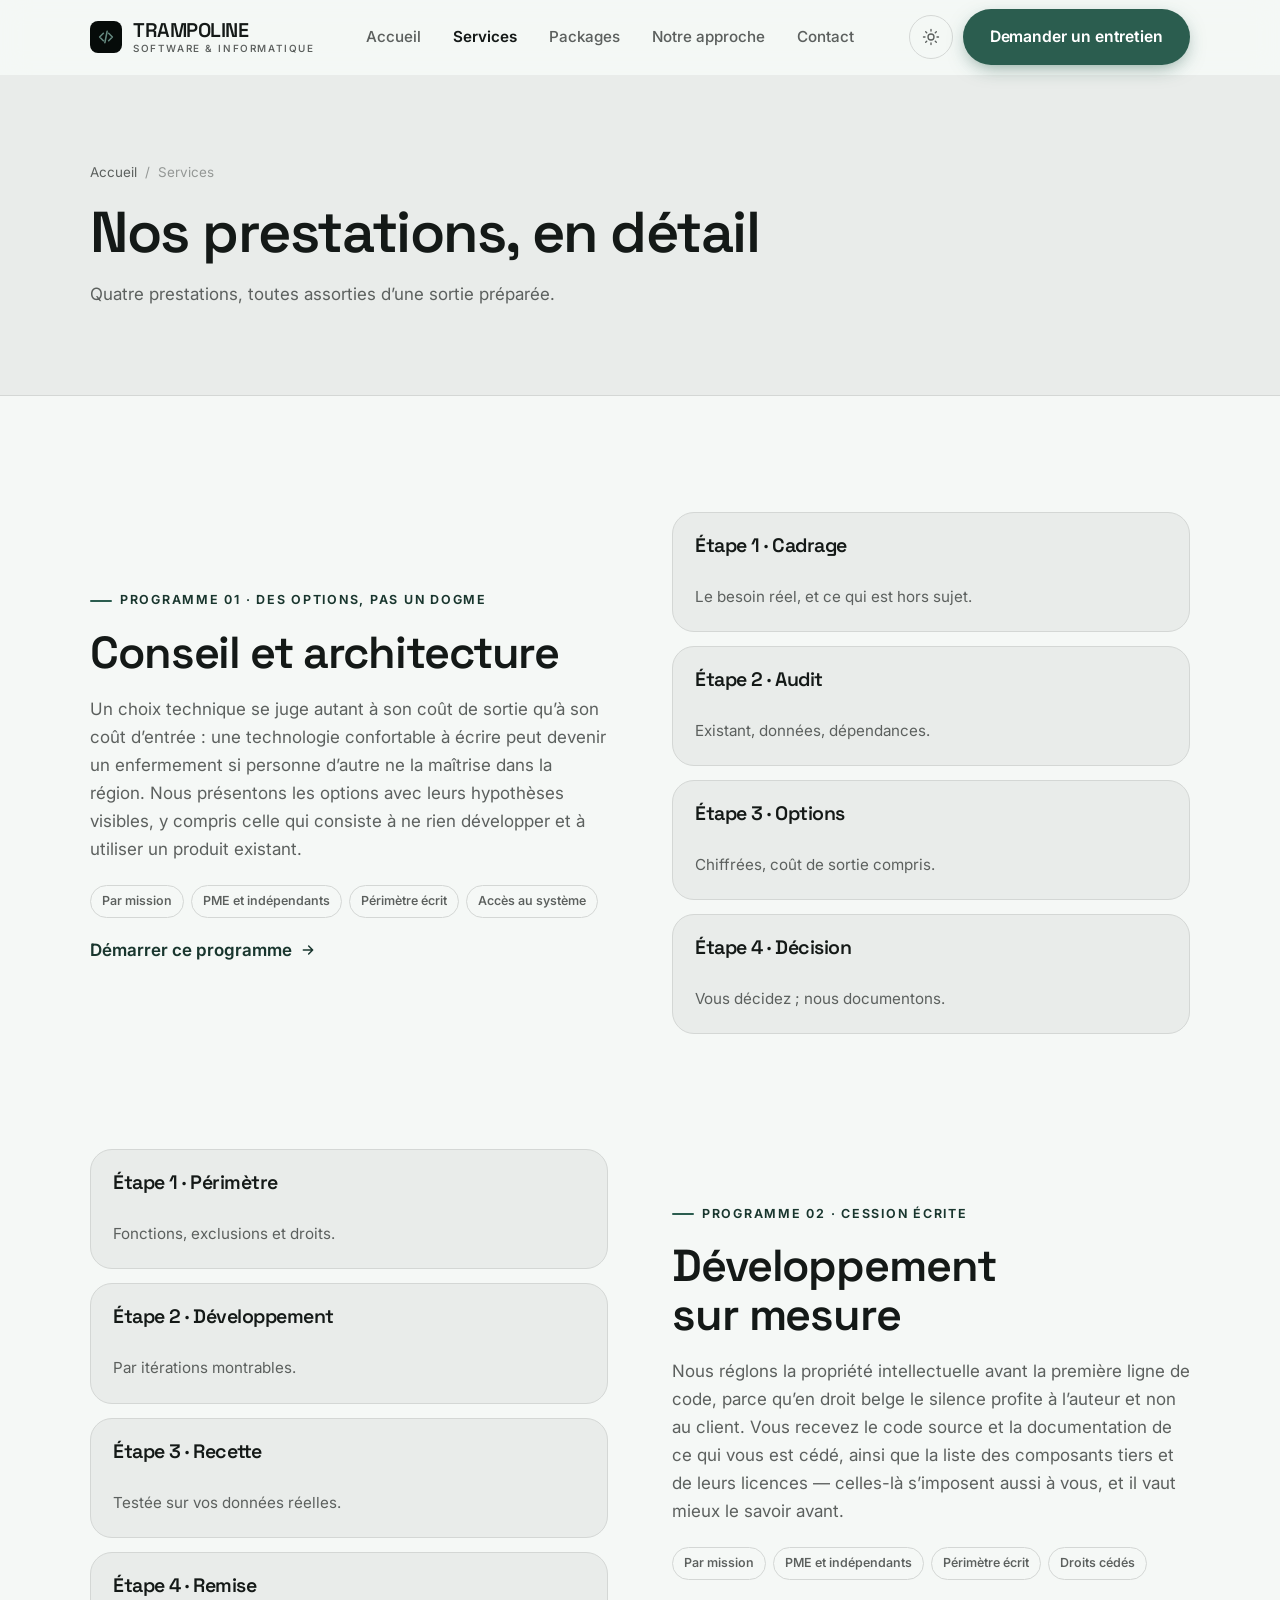
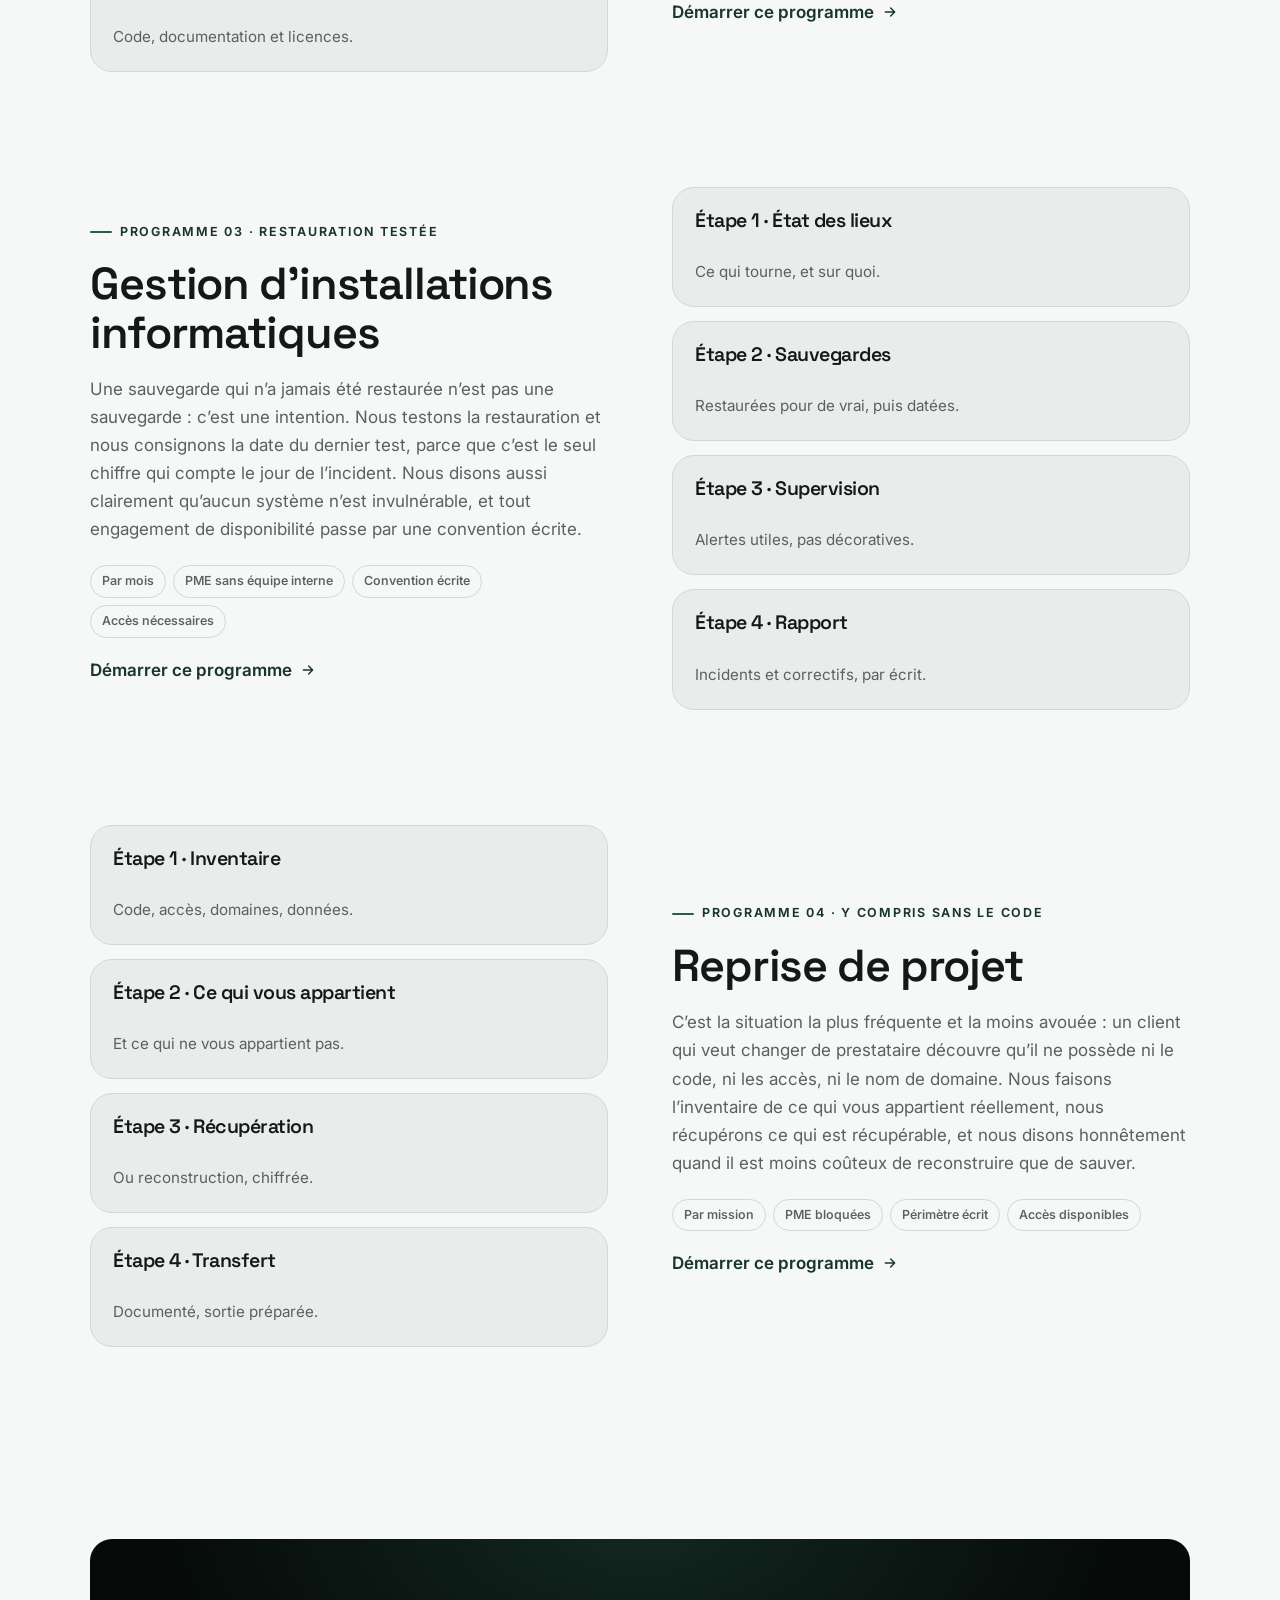
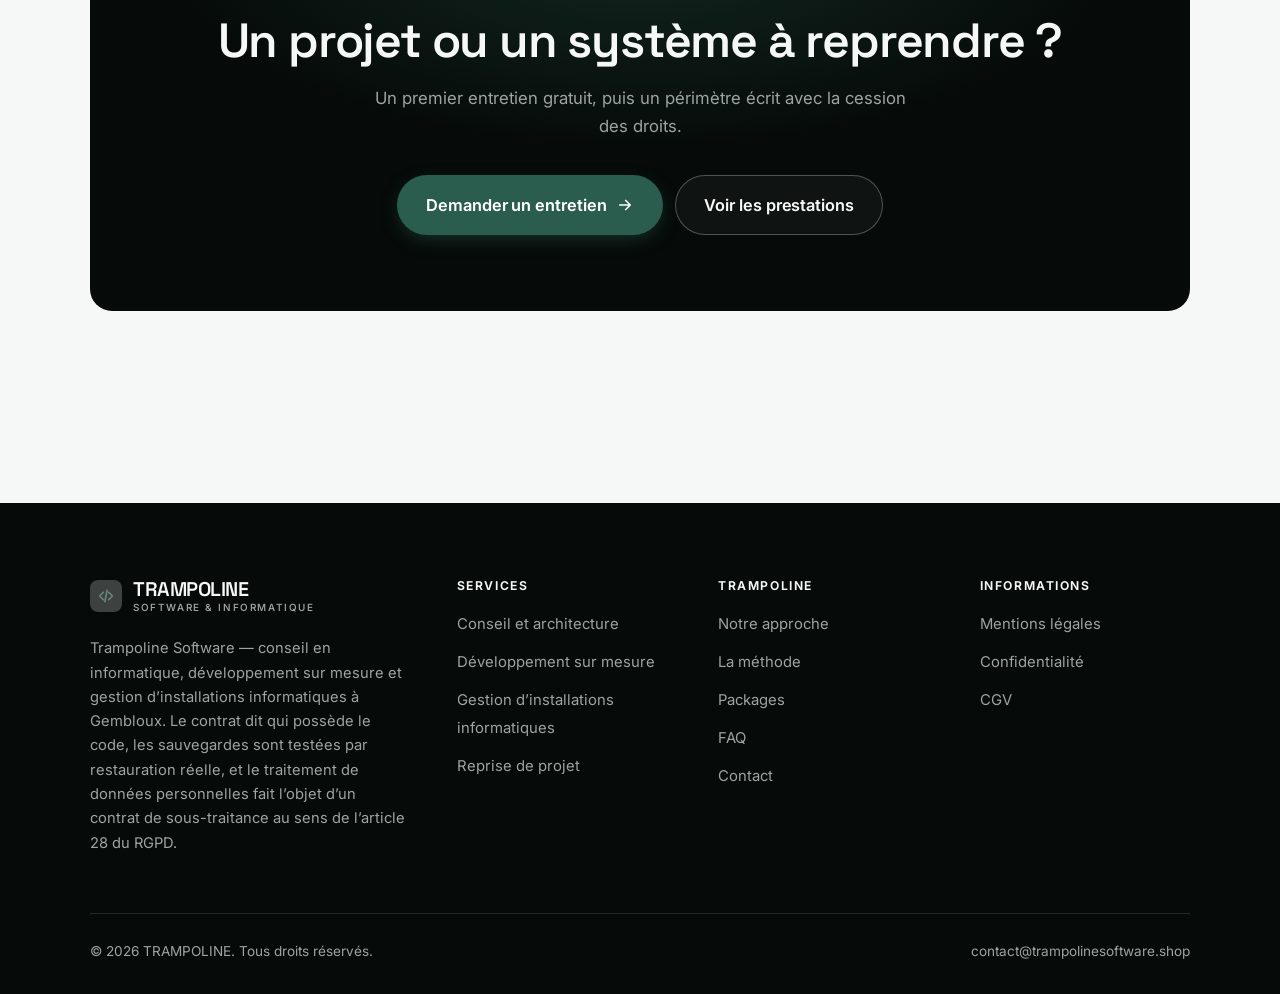
<file: programmes.html>
<!DOCTYPE html>
<html lang="fr" class="no-js">
<head>
<meta charset="utf-8">
<meta name="viewport" content="width=device-width, initial-scale=1">
<title>Services — TRAMPOLINE</title>
<meta name="description" content="Les prestations de Trampoline Software : conseil et architecture, développement sur mesure, gestion d’installations informatiques et reprise de projet.">
<link rel="canonical" href="https://trampolinesoftware.shop/programmes.html">

<meta property="og:type" content="website">
<meta property="og:url" content="https://trampolinesoftware.shop/programmes.html">
<meta property="og:site_name" content="TRAMPOLINE">
<meta property="og:locale" content="fr_FR">
<meta property="og:title" content="Services — TRAMPOLINE">
<meta property="og:description" content="Les prestations de Trampoline Software : conseil et architecture, développement sur mesure, gestion d’installations informatiques et reprise de projet.">
<meta name="theme-color" content="#060b09">

<link rel="icon" href="assets/img/favicon.svg" type="image/svg+xml">
<link rel="preconnect" href="https://fonts.googleapis.com">
<link rel="preconnect" href="https://fonts.gstatic.com" crossorigin>
<link rel="stylesheet" href="https://fonts.googleapis.com/css2?family=Space+Grotesk:wght@400;500;600;700&family=Inter:wght@400..700&display=swap">
<link rel="stylesheet" href="assets/css/style.css">

<!-- Thème appliqué avant le premier rendu (évite le flash) -->
<script>
document.documentElement.classList.remove('no-js');
(function(){try{var t=localStorage.getItem('site-theme');if(t){document.documentElement.setAttribute('data-theme',t);}}catch(e){}})();
</script>
</head>

<body>
<a class="skip-link" href="#main">Aller au contenu principal</a>

<header class="site-header">
  <nav class="wrap nav" aria-label="Navigation principale">
    <a class="brand" href="index.html">
      <svg class="brand__mark" viewBox="0 0 64 64" aria-hidden="true">
        <rect class="bm-bg" width="64" height="64" rx="16"/>
        <g class="bm-ic" transform="translate(14 14) scale(1.5)" fill="none" stroke-width="2.1" stroke-linecap="round" stroke-linejoin="round"><path d="M8.5 7 3.5 12l5 5M15.5 7l5 5-5 5M13.5 4.5l-3 15"/></g>
      </svg>
      <span>TRAMPOLINE<span class="brand__sub">SOFTWARE &amp; INFORMATIQUE</span></span>
    </a>

    <ul class="nav__links" id="nav-links">
      <li><a href="index.html">Accueil</a></li>
      <li><a href="programmes.html" aria-current="page">Services</a></li>
      <li><a href="index.html#tarifs">Packages</a></li>
      <li><a href="a-propos.html">Notre approche</a></li>
      <li><a href="contact.html">Contact</a></li>
      <li><a class="btn btn--primary" href="contact.html">Demander un entretien</a></li>
    </ul>

    <div class="nav__cta">
      <button class="theme-toggle" type="button" aria-label="Passer en thème sombre">
        <svg class="icon-sun" viewBox="0 0 24 24" fill="none" stroke="currentColor" stroke-width="1.8" stroke-linecap="round" aria-hidden="true"><circle cx="12" cy="12" r="4"/><path d="M12 2v2m0 16v2M2 12h2m16 0h2M4.9 4.9l1.4 1.4m11.4 11.4 1.4 1.4M19.1 4.9l-1.4 1.4M6.3 17.7l-1.4 1.4"/></svg>
        <svg class="icon-moon" viewBox="0 0 24 24" fill="none" stroke="currentColor" stroke-width="1.8" stroke-linecap="round" stroke-linejoin="round" aria-hidden="true"><path d="M21 12.8A9 9 0 1 1 11.2 3a7 7 0 0 0 9.8 9.8z"/></svg>
      </button>
      <a class="btn btn--primary" href="contact.html">Demander un entretien</a>
      <button class="nav__toggle" type="button" aria-expanded="false" aria-controls="nav-links" aria-label="Ouvrir le menu">
        <svg class="icon-open" viewBox="0 0 24 24" fill="none" stroke="currentColor" stroke-width="2" stroke-linecap="round" aria-hidden="true"><path d="M3 6h18M3 12h18M3 18h18"/></svg>
        <svg class="icon-close" viewBox="0 0 24 24" fill="none" stroke="currentColor" stroke-width="2" stroke-linecap="round" aria-hidden="true"><path d="M6 6l12 12M18 6L6 18"/></svg>
      </button>
    </div>
  </nav>
</header>

<main id="main">

<section class="page-head">
  <div class="wrap">
    <nav class="breadcrumb" aria-label="Fil d’Ariane">
      <a href="index.html">Accueil</a><span>/</span><span aria-current="page">Services</span>
    </nav>
    <h1>Nos prestations, en détail</h1>
    <p>Quatre prestations, toutes assorties d’une sortie préparée.</p>
  </div>
</section>

<section class="section wrap" id="conseil">
  <div class="split reveal">
    <div>
      <span class="eyebrow">Programme 01 · Des options, pas un dogme</span>
      <h2>Conseil et architecture</h2>
      <p>Un choix technique se juge autant à son coût de sortie qu’à son coût d’entrée : une technologie confortable à écrire peut devenir un enfermement si personne d’autre ne la maîtrise dans la région. Nous présentons les options avec leurs hypothèses visibles, y compris celle qui consiste à ne rien développer et à utiliser un produit existant.</p>
      <ul class="tags"><li>Par mission</li><li>PME et indépendants</li><li>Périmètre écrit</li><li>Accès au système</li></ul>
      <p><a class="arrow-link" href="contact.html">Démarrer ce programme <svg viewBox="0 0 24 24" fill="none" stroke="currentColor" stroke-width="2.2" stroke-linecap="round" stroke-linejoin="round" aria-hidden="true"><path d="M5 12h14M13 6l6 6-6 6"/></svg></a></p>
    </div>
    <div class="grid grid--2 grid--tight">
      <article class="card card--sm">
        <h3>Étape 1 · Cadrage</h3>
        <p>Le besoin réel, et ce qui est hors sujet.</p>
      </article>
      <article class="card card--sm">
        <h3>Étape 2 · Audit</h3>
        <p>Existant, données, dépendances.</p>
      </article>
      <article class="card card--sm">
        <h3>Étape 3 · Options</h3>
        <p>Chiffrées, coût de sortie compris.</p>
      </article>
      <article class="card card--sm">
        <h3>Étape 4 · Décision</h3>
        <p>Vous décidez ; nous documentons.</p>
      </article>
    </div>
  </div>
</section>

<section class="section section--flush wrap" id="developpement">
  <div class="split reveal">
    <div class="grid grid--2 grid--tight">
      <article class="card card--sm">
        <h3>Étape 1 · Périmètre</h3>
        <p>Fonctions, exclusions et droits.</p>
      </article>
      <article class="card card--sm">
        <h3>Étape 2 · Développement</h3>
        <p>Par itérations montrables.</p>
      </article>
      <article class="card card--sm">
        <h3>Étape 3 · Recette</h3>
        <p>Testée sur vos données réelles.</p>
      </article>
      <article class="card card--sm">
        <h3>Étape 4 · Remise</h3>
        <p>Code, documentation et licences.</p>
      </article>
    </div>
    <div>
      <span class="eyebrow">Programme 02 · Cession écrite</span>
      <h2>Développement sur mesure</h2>
      <p>Nous réglons la propriété intellectuelle avant la première ligne de code, parce qu’en droit belge le silence profite à l’auteur et non au client. Vous recevez le code source et la documentation de ce qui vous est cédé, ainsi que la liste des composants tiers et de leurs licences — celles-là s’imposent aussi à vous, et il vaut mieux le savoir avant.</p>
      <ul class="tags"><li>Par mission</li><li>PME et indépendants</li><li>Périmètre écrit</li><li>Droits cédés</li></ul>
      <p><a class="arrow-link" href="contact.html">Démarrer ce programme <svg viewBox="0 0 24 24" fill="none" stroke="currentColor" stroke-width="2.2" stroke-linecap="round" stroke-linejoin="round" aria-hidden="true"><path d="M5 12h14M13 6l6 6-6 6"/></svg></a></p>
    </div>
  </div>
</section>

<section class="section section--flush wrap" id="infogerance">
  <div class="split reveal">
    <div>
      <span class="eyebrow">Programme 03 · Restauration testée</span>
      <h2>Gestion d’installations informatiques</h2>
      <p>Une sauvegarde qui n’a jamais été restaurée n’est pas une sauvegarde : c’est une intention. Nous testons la restauration et nous consignons la date du dernier test, parce que c’est le seul chiffre qui compte le jour de l’incident. Nous disons aussi clairement qu’aucun système n’est invulnérable, et tout engagement de disponibilité passe par une convention écrite.</p>
      <ul class="tags"><li>Par mois</li><li>PME sans équipe interne</li><li>Convention écrite</li><li>Accès nécessaires</li></ul>
      <p><a class="arrow-link" href="contact.html">Démarrer ce programme <svg viewBox="0 0 24 24" fill="none" stroke="currentColor" stroke-width="2.2" stroke-linecap="round" stroke-linejoin="round" aria-hidden="true"><path d="M5 12h14M13 6l6 6-6 6"/></svg></a></p>
    </div>
    <div class="grid grid--2 grid--tight">
      <article class="card card--sm">
        <h3>Étape 1 · État des lieux</h3>
        <p>Ce qui tourne, et sur quoi.</p>
      </article>
      <article class="card card--sm">
        <h3>Étape 2 · Sauvegardes</h3>
        <p>Restaurées pour de vrai, puis datées.</p>
      </article>
      <article class="card card--sm">
        <h3>Étape 3 · Supervision</h3>
        <p>Alertes utiles, pas décoratives.</p>
      </article>
      <article class="card card--sm">
        <h3>Étape 4 · Rapport</h3>
        <p>Incidents et correctifs, par écrit.</p>
      </article>
    </div>
  </div>
</section>

<section class="section section--flush wrap" id="reprise">
  <div class="split reveal">
    <div class="grid grid--2 grid--tight">
      <article class="card card--sm">
        <h3>Étape 1 · Inventaire</h3>
        <p>Code, accès, domaines, données.</p>
      </article>
      <article class="card card--sm">
        <h3>Étape 2 · Ce qui vous appartient</h3>
        <p>Et ce qui ne vous appartient pas.</p>
      </article>
      <article class="card card--sm">
        <h3>Étape 3 · Récupération</h3>
        <p>Ou reconstruction, chiffrée.</p>
      </article>
      <article class="card card--sm">
        <h3>Étape 4 · Transfert</h3>
        <p>Documenté, sortie préparée.</p>
      </article>
    </div>
    <div>
      <span class="eyebrow">Programme 04 · Y compris sans le code</span>
      <h2>Reprise de projet</h2>
      <p>C’est la situation la plus fréquente et la moins avouée : un client qui veut changer de prestataire découvre qu’il ne possède ni le code, ni les accès, ni le nom de domaine. Nous faisons l’inventaire de ce qui vous appartient réellement, nous récupérons ce qui est récupérable, et nous disons honnêtement quand il est moins coûteux de reconstruire que de sauver.</p>
      <ul class="tags"><li>Par mission</li><li>PME bloquées</li><li>Périmètre écrit</li><li>Accès disponibles</li></ul>
      <p><a class="arrow-link" href="contact.html">Démarrer ce programme <svg viewBox="0 0 24 24" fill="none" stroke="currentColor" stroke-width="2.2" stroke-linecap="round" stroke-linejoin="round" aria-hidden="true"><path d="M5 12h14M13 6l6 6-6 6"/></svg></a></p>
    </div>
  </div>
</section>

<section class="wrap section--tight">
  <div class="cta-band reveal">
    <h2>Un projet ou un système à reprendre ?</h2>
    <p>Un premier entretien gratuit, puis un périmètre écrit avec la cession des droits.</p>
    <div class="hero__actions">
      <a class="btn btn--primary btn--lg" href="contact.html">Demander un entretien <svg viewBox="0 0 24 24" fill="none" stroke="currentColor" stroke-width="2.2" stroke-linecap="round" stroke-linejoin="round" aria-hidden="true"><path d="M5 12h14M13 6l6 6-6 6"/></svg></a>
      <a class="btn btn--on-dark btn--lg" href="programmes.html">Voir les prestations</a>
    </div>
  </div>
</section>

</main>

<footer class="site-footer">
  <div class="wrap">
    <div class="footer__grid">
      <div class="footer__brand">
        <a class="brand" href="index.html">
          <svg class="brand__mark" viewBox="0 0 64 64" aria-hidden="true">
        <rect class="bm-bg" width="64" height="64" rx="16"/>
        <g class="bm-ic" transform="translate(14 14) scale(1.5)" fill="none" stroke-width="2.1" stroke-linecap="round" stroke-linejoin="round"><path d="M8.5 7 3.5 12l5 5M15.5 7l5 5-5 5M13.5 4.5l-3 15"/></g>
      </svg>
          <span>TRAMPOLINE<span class="brand__sub">SOFTWARE &amp; INFORMATIQUE</span></span>
        </a>
        <p>Trampoline Software — conseil en informatique, développement sur mesure et gestion d’installations informatiques à Gembloux. Le contrat dit qui possède le code, les sauvegardes sont testées par restauration réelle, et le traitement de données personnelles fait l’objet d’un contrat de sous-traitance au sens de l’article 28 du RGPD.</p>
      </div>

      <div class="footer__col">
        <h4>Services</h4>
        <ul>
          <li><a href="programmes.html#conseil">Conseil et architecture</a></li>
          <li><a href="programmes.html#developpement">Développement sur mesure</a></li>
          <li><a href="programmes.html#infogerance">Gestion d’installations informatiques</a></li>
          <li><a href="programmes.html#reprise">Reprise de projet</a></li>
        </ul>
      </div>

      <div class="footer__col">
        <h4>TRAMPOLINE</h4>
        <ul>
          <li><a href="a-propos.html">Notre approche</a></li>
          <li><a href="index.html#methode">La méthode</a></li>
          <li><a href="index.html#tarifs">Packages</a></li>
          <li><a href="index.html#faq">FAQ</a></li>
          <li><a href="contact.html">Contact</a></li>
        </ul>
      </div>

      <div class="footer__col">
        <h4>Informations</h4>
        <ul>
          <li><a href="mentions-legales.html">Mentions légales</a></li>
          <li><a href="mentions-legales.html#confidentialite">Confidentialité</a></li>
          <li><a href="mentions-legales.html#cgv">CGV</a></li>
        </ul>
      </div>
    </div>

    <div class="footer__bottom">
      <p>© <span data-year>2026</span> TRAMPOLINE. Tous droits réservés.</p>
      <p><a href="mailto:contact@trampolinesoftware.shop">contact@trampolinesoftware.shop</a></p>
    </div>
  </div>
</footer>

<script src="assets/js/main.js" defer></script>
</body>
</html>
</file>
<file: assets/css/style.css>
/* TRAMPOLINE — couleurs et polices de la marque.
   Modifier ces valeurs suffit à changer l'identité visuelle de tout le site. */
:root {
  --c-accent:    #2b5d4f;
  --c-on-accent: #ffffff;
  --c-ink:       #060b09;
  --c-paper:     #f5f8f6;

  --accent-ink-light: color-mix(in srgb, var(--c-accent) 58%, black);
  --accent-on-dark:   color-mix(in srgb, var(--c-accent) 72%, white);

  --font-display: "Space Grotesk", system-ui, -apple-system, "Segoe UI", sans-serif;
  --font-body: "Inter", system-ui, -apple-system, "Segoe UI", sans-serif;
  --display-weight: 600;
  --display-tracking: -.025em;
}

/* ==========================================================================
   Feuille de style commune aux sites de coaching
   Les couleurs de marque (--c-accent, --c-on-accent, --c-ink, --c-paper) et
   les polices sont définies juste au-dessus, par site. Tout le reste en dérive.
   ========================================================================== */

/* --------------------------------------------------------------------------
   1. Tokens dérivés
   -------------------------------------------------------------------------- */

:root {
  /* Thème clair */
  --paper:      var(--c-paper);
  --paper-2:    color-mix(in srgb, var(--c-paper) 95%, var(--c-ink));
  --paper-3:    color-mix(in srgb, var(--c-paper) 89%, var(--c-ink));
  --line:       color-mix(in srgb, var(--c-paper) 86%, var(--c-ink));
  --text:       color-mix(in srgb, var(--c-ink) 94%, var(--c-paper));
  --muted:      color-mix(in srgb, var(--c-ink) 64%, var(--c-paper));
  --accent:     var(--c-accent);
  --accent-600: color-mix(in srgb, var(--c-accent) 86%, black);
  --accent-ink: var(--accent-ink-light);
  --on-accent:  var(--c-on-accent);
  --ink:        var(--c-ink);
  --ink-soft:   color-mix(in srgb, var(--c-ink) 90%, white);
  --on-ink:     var(--c-paper);
  --on-ink-mut: color-mix(in srgb, var(--c-paper) 64%, var(--c-ink));
  --brand-bg:   var(--c-ink);

  /* Rayons */
  --r-sm: 8px;
  --r-md: 14px;
  --r-lg: 22px;
  --r-full: 999px;

  /* Ombres */
  --sh-1: 0 1px 2px rgba(0, 0, 0, .05), 0 2px 8px rgba(0, 0, 0, .04);
  --sh-2: 0 2px 4px rgba(0, 0, 0, .05), 0 12px 32px rgba(0, 0, 0, .09);
  --sh-3: 0 4px 8px rgba(0, 0, 0, .06), 0 24px 56px rgba(0, 0, 0, .14);

  /* Rythme */
  --gutter: clamp(16px, 4vw, 40px);
  --maxw: 1180px;
  --section-y: clamp(64px, 9vw, 124px);

  --ease: cubic-bezier(.22, .61, .36, 1);
}

/* Thème sombre — suit le système, sauf si l'utilisateur a choisi « clair » */
@media (prefers-color-scheme: dark) {
  :root:not([data-theme="light"]) {
    --paper:      var(--c-ink);
    --paper-2:    color-mix(in srgb, var(--c-ink) 92%, white);
    --paper-3:    color-mix(in srgb, var(--c-ink) 86%, white);
    --line:       color-mix(in srgb, var(--c-ink) 80%, white);
    --text:       color-mix(in srgb, var(--c-paper) 94%, var(--c-ink));
    --muted:      color-mix(in srgb, var(--c-paper) 66%, var(--c-ink));
    --accent-ink: var(--accent-on-dark);
    --ink:        color-mix(in srgb, var(--c-ink) 72%, black);
    --brand-bg:   color-mix(in srgb, var(--c-ink) 80%, white);
    --sh-1: 0 1px 2px rgba(0, 0, 0, .4), 0 2px 8px rgba(0, 0, 0, .3);
    --sh-2: 0 2px 4px rgba(0, 0, 0, .4), 0 12px 32px rgba(0, 0, 0, .45);
    --sh-3: 0 4px 8px rgba(0, 0, 0, .45), 0 24px 56px rgba(0, 0, 0, .55);
  }
}

/* Thème sombre — choix explicite */
:root[data-theme="dark"] {
  --paper:      var(--c-ink);
  --paper-2:    color-mix(in srgb, var(--c-ink) 92%, white);
  --paper-3:    color-mix(in srgb, var(--c-ink) 86%, white);
  --line:       color-mix(in srgb, var(--c-ink) 80%, white);
  --text:       color-mix(in srgb, var(--c-paper) 94%, var(--c-ink));
  --muted:      color-mix(in srgb, var(--c-paper) 66%, var(--c-ink));
  --accent-ink: var(--accent-on-dark);
  --ink:        color-mix(in srgb, var(--c-ink) 72%, black);
  --brand-bg:   color-mix(in srgb, var(--c-ink) 80%, white);
  --sh-1: 0 1px 2px rgba(0, 0, 0, .4), 0 2px 8px rgba(0, 0, 0, .3);
  --sh-2: 0 2px 4px rgba(0, 0, 0, .4), 0 12px 32px rgba(0, 0, 0, .45);
  --sh-3: 0 4px 8px rgba(0, 0, 0, .45), 0 24px 56px rgba(0, 0, 0, .55);
}

/* --------------------------------------------------------------------------
   2. Reset / base
   -------------------------------------------------------------------------- */

*, *::before, *::after { box-sizing: border-box; }

* { margin: 0; }

html {
  -webkit-text-size-adjust: 100%;
  scroll-behavior: smooth;
  scroll-padding-top: 88px;
}

body {
  background: var(--paper);
  color: var(--text);
  font-family: var(--font-body);
  font-size: 17px;
  line-height: 1.65;
  -webkit-font-smoothing: antialiased;
  text-rendering: optimizeLegibility;
  overflow-x: hidden;
}

img, svg, video { display: block; max-width: 100%; height: auto; }

a { color: inherit; text-decoration: none; }

button, input, textarea, select { font: inherit; color: inherit; }

h1, h2, h3, h4 {
  font-family: var(--font-display);
  font-weight: var(--display-weight);
  line-height: 1.08;
  letter-spacing: var(--display-tracking);
  text-wrap: balance;
}

p { text-wrap: pretty; }

:focus-visible {
  outline: 3px solid var(--accent);
  outline-offset: 3px;
  border-radius: 4px;
}

::selection { background: var(--accent); color: var(--on-accent); }

/* --------------------------------------------------------------------------
   3. Utilitaires de mise en page
   -------------------------------------------------------------------------- */

.wrap {
  width: 100%;
  max-width: var(--maxw);
  margin-inline: auto;
  padding-inline: var(--gutter);
}

.section { padding-block: var(--section-y); }
.section--flush { padding-top: 0; }
.section--tight { padding-block: clamp(48px, 6vw, 80px); }

.skip-link {
  position: absolute;
  left: 12px;
  top: -100px;
  z-index: 200;
  background: var(--accent);
  color: var(--on-accent);
  padding: 12px 20px;
  border-radius: var(--r-sm);
  font-weight: 600;
  transition: top .2s var(--ease);
}
.skip-link:focus { top: 12px; }

.eyebrow {
  display: inline-flex;
  align-items: center;
  gap: 8px;
  font-size: .78rem;
  font-weight: 650;
  letter-spacing: .14em;
  text-transform: uppercase;
  color: var(--accent-ink);
  margin-bottom: 18px;
}
.eyebrow::before {
  content: "";
  width: 22px;
  height: 2px;
  background: var(--accent);
  border-radius: 2px;
}

.section-head { max-width: 62ch; margin-bottom: clamp(36px, 5vw, 60px); }
.section-head h2 { font-size: clamp(2rem, 4.4vw, 3.1rem); }
.section-head p {
  margin-top: 18px;
  color: var(--muted);
  font-size: clamp(1rem, 1.6vw, 1.12rem);
  max-width: 58ch;
}

.section-head--center { margin-inline: auto; text-align: center; }
.section-head--center .eyebrow { justify-content: center; }
.section-head--center p { margin-inline: auto; }

/* --------------------------------------------------------------------------
   4. Boutons
   -------------------------------------------------------------------------- */

.btn {
  display: inline-flex;
  align-items: center;
  justify-content: center;
  gap: 10px;
  padding: 14px 26px;
  border: 1px solid transparent;
  border-radius: var(--r-full);
  font-weight: 620;
  font-size: .98rem;
  letter-spacing: -.005em;
  cursor: pointer;
  white-space: nowrap;
  transition: transform .18s var(--ease), background-color .18s var(--ease),
              border-color .18s var(--ease), box-shadow .18s var(--ease), color .18s var(--ease);
}
.btn:hover { transform: translateY(-2px); }
.btn:active { transform: translateY(0); }

.btn--primary {
  background: var(--accent);
  color: var(--on-accent);
  box-shadow: 0 6px 20px -6px color-mix(in srgb, var(--c-accent) 65%, transparent);
}
.btn--primary:hover {
  background: var(--accent-600);
  box-shadow: 0 12px 28px -8px color-mix(in srgb, var(--c-accent) 70%, transparent);
}

.btn--ghost {
  border-color: var(--line);
  background: transparent;
  color: var(--text);
}
.btn--ghost:hover { border-color: var(--accent); color: var(--accent-ink); }

.btn--on-dark {
  border-color: color-mix(in srgb, var(--c-paper) 28%, transparent);
  color: var(--on-ink);
  background: color-mix(in srgb, var(--c-paper) 4%, transparent);
}
.btn--on-dark:hover {
  border-color: color-mix(in srgb, var(--c-paper) 60%, transparent);
  background: color-mix(in srgb, var(--c-paper) 10%, transparent);
}

.btn--lg { padding: 16px 28px; font-size: 1.02rem; }
.btn--block { width: 100%; }

.btn svg { width: 18px; height: 18px; flex: none; }

@media (max-width: 420px) {
  .btn--lg { padding: 15px 22px; font-size: 1rem; white-space: normal; text-align: center; }
}

/* Lien fléché */
.arrow-link {
  display: inline-flex;
  align-items: center;
  gap: 8px;
  font-weight: 620;
  color: var(--accent-ink);
}
.arrow-link svg { width: 16px; height: 16px; transition: transform .18s var(--ease); }
.arrow-link:hover svg { transform: translateX(4px); }

/* --------------------------------------------------------------------------
   5. En-tête / navigation
   -------------------------------------------------------------------------- */

.site-header {
  position: sticky;
  top: 0;
  z-index: 100;
  background: color-mix(in srgb, var(--paper) 82%, transparent);
  backdrop-filter: saturate(180%) blur(14px);
  -webkit-backdrop-filter: saturate(180%) blur(14px);
  border-bottom: 1px solid transparent;
  transition: border-color .25s var(--ease), background-color .25s var(--ease);
}
.site-header.is-stuck {
  border-bottom-color: var(--line);
  background: color-mix(in srgb, var(--paper) 94%, transparent);
}

.nav {
  display: flex;
  align-items: center;
  justify-content: space-between;
  gap: 24px;
  height: 74px;
}

.brand {
  display: inline-flex;
  align-items: center;
  gap: 11px;
  font-family: var(--font-display);
  font-weight: var(--display-weight);
  font-size: 1.24rem;
  letter-spacing: var(--display-tracking);
  flex: none;
  line-height: 1.1;
}
.brand__mark { width: 32px; height: 32px; flex: none; }
.brand__mark .bm-bg { fill: var(--brand-bg); }
.brand__mark .bm-ic { stroke: var(--accent-on-dark); color: var(--accent-on-dark); }
.brand__sub {
  display: block;
  font-family: var(--font-body);
  font-size: .62rem;
  font-weight: 550;
  letter-spacing: .16em;
  text-transform: uppercase;
  color: var(--muted);
  margin-top: 1px;
}

.nav__links {
  display: flex;
  align-items: center;
  gap: 4px;
  list-style: none;
  padding: 0;
}
.nav__links a {
  display: block;
  padding: 9px 14px;
  border-radius: var(--r-full);
  font-size: .95rem;
  font-weight: 520;
  color: var(--muted);
  transition: color .16s var(--ease), background-color .16s var(--ease);
}
.nav__links a:hover { color: var(--text); background: var(--paper-2); }
.nav__links a[aria-current="page"] { color: var(--text); font-weight: 620; }
.nav__links .btn { display: none; }

.nav__cta { display: flex; align-items: center; gap: 10px; flex: none; }

.nav__toggle {
  display: none;
  width: 44px;
  height: 44px;
  align-items: center;
  justify-content: center;
  background: transparent;
  border: 1px solid var(--line);
  border-radius: var(--r-full);
  cursor: pointer;
}
.nav__toggle svg { width: 20px; height: 20px; }
.nav__toggle .icon-close { display: none; }
.nav__toggle[aria-expanded="true"] .icon-open { display: none; }
.nav__toggle[aria-expanded="true"] .icon-close { display: block; }

@media (max-width: 900px) {
  .nav__links, .nav__cta .btn { display: none; }
  .nav__toggle { display: inline-flex; }

  .nav__links {
    position: fixed;
    inset: 74px 0 auto;
    flex-direction: column;
    align-items: stretch;
    gap: 2px;
    padding: 20px var(--gutter) 32px;
    background: var(--paper);
    border-bottom: 1px solid var(--line);
    box-shadow: var(--sh-2);
  }
  .nav__links.is-open { display: flex; }
  .nav__links a { padding: 14px 4px; font-size: 1.1rem; border-radius: var(--r-sm); }
  .nav__links a.btn { display: inline-flex; margin-top: 14px; padding: 14px 26px; color: var(--on-accent); }
}

@media (max-width: 380px) {
  .brand__sub { display: none; }
}

/* Bouton de thème */
.theme-toggle {
  width: 44px;
  height: 44px;
  display: inline-flex;
  align-items: center;
  justify-content: center;
  background: transparent;
  border: 1px solid var(--line);
  border-radius: var(--r-full);
  cursor: pointer;
  color: var(--muted);
  transition: color .16s var(--ease), border-color .16s var(--ease);
}
.theme-toggle:hover { color: var(--text); border-color: var(--accent); }
.theme-toggle svg { width: 18px; height: 18px; }
.theme-toggle .icon-moon { display: none; }
:root[data-theme="dark"] .theme-toggle .icon-sun { display: none; }
:root[data-theme="dark"] .theme-toggle .icon-moon { display: block; }
@media (prefers-color-scheme: dark) {
  :root:not([data-theme="light"]) .theme-toggle .icon-sun { display: none; }
  :root:not([data-theme="light"]) .theme-toggle .icon-moon { display: block; }
}

/* --------------------------------------------------------------------------
   6. Hero
   -------------------------------------------------------------------------- */

.hero {
  position: relative;
  background: var(--ink);
  color: var(--on-ink);
  overflow: hidden;
  isolation: isolate;
}

/* Halo de couleur + grain léger */
.hero::before {
  content: "";
  position: absolute;
  inset: -30% -10% auto;
  height: 130%;
  background:
    radial-gradient(60% 55% at 78% 18%, color-mix(in srgb, var(--c-accent) 34%, transparent), transparent 62%),
    radial-gradient(48% 44% at 12% 88%, color-mix(in srgb, var(--c-accent) 16%, transparent), transparent 66%);
  z-index: -2;
  pointer-events: none;
}
.hero::after {
  content: "";
  position: absolute;
  inset: 0;
  background-image: url("data:image/svg+xml,%3Csvg xmlns='http://www.w3.org/2000/svg' width='160' height='160'%3E%3Cfilter id='n'%3E%3CfeTurbulence type='fractalNoise' baseFrequency='.85' numOctaves='3'/%3E%3C/filter%3E%3Crect width='160' height='160' filter='url(%23n)' opacity='.28'/%3E%3C/svg%3E");
  opacity: .45;
  mix-blend-mode: overlay;
  z-index: -1;
  pointer-events: none;
}

.hero__inner {
  display: grid;
  grid-template-columns: minmax(0, 1.05fr) minmax(0, .95fr);
  align-items: center;
  gap: clamp(32px, 5vw, 72px);
  padding-block: clamp(56px, 8vw, 110px);
}

.hero h1 {
  font-size: clamp(2.5rem, 6vw, 4.6rem);
  letter-spacing: calc(var(--display-tracking) * 1.4);
}
.hero h1 em {
  font-style: normal;
  color: var(--accent-on-dark);
  text-decoration: underline;
  text-decoration-color: color-mix(in srgb, var(--c-accent) 45%, transparent);
  text-decoration-thickness: .1em;
  text-underline-offset: .14em;
  text-decoration-skip-ink: none;
}

.hero__lede {
  margin-top: 22px;
  font-size: clamp(1.04rem, 1.9vw, 1.2rem);
  color: var(--on-ink-mut);
  max-width: 50ch;
}

.hero__actions {
  display: flex;
  flex-wrap: wrap;
  gap: 12px;
  margin-top: 34px;
}

.hero__eyebrow { color: var(--accent-on-dark); }
.hero__eyebrow::before { background: var(--accent-on-dark); }

/* Faits sur l'offre */
.hero__proof {
  display: grid;
  grid-template-columns: repeat(4, minmax(0, 1fr));
  gap: clamp(18px, 3vw, 32px);
  margin-top: 44px;
  padding: 26px 0 0;
  border-top: 1px solid color-mix(in srgb, var(--c-paper) 14%, transparent);
  list-style: none;
}
.stat__num {
  display: block;
  font-family: var(--font-display);
  font-size: clamp(1.5rem, 2.6vw, 2.05rem);
  font-weight: var(--display-weight);
  line-height: 1;
  letter-spacing: var(--display-tracking);
  white-space: nowrap;
}
.stat__label {
  display: block;
  margin-top: 7px;
  font-size: .82rem;
  line-height: 1.4;
  color: var(--on-ink-mut);
}

.hero__art svg { width: 100%; height: auto; border-radius: var(--r-lg); box-shadow: var(--sh-3); }

@media (max-width: 880px) {
  .hero__inner { grid-template-columns: 1fr; }
  .hero__art { order: -1; max-width: 560px; }
}
@media (max-width: 540px) {
  .hero__proof { grid-template-columns: repeat(2, minmax(0, 1fr)); }
}

/* --------------------------------------------------------------------------
   7. Bandeau défilant
   -------------------------------------------------------------------------- */

.marquee {
  background: var(--ink-soft);
  color: var(--on-ink-mut);
  border-top: 1px solid color-mix(in srgb, var(--c-paper) 8%, transparent);
  padding-block: 18px;
  overflow: hidden;
  white-space: nowrap;
  mask-image: linear-gradient(90deg, transparent, #000 8%, #000 92%, transparent);
  -webkit-mask-image: linear-gradient(90deg, transparent, #000 8%, #000 92%, transparent);
}
.marquee__track {
  display: inline-flex;
  gap: 42px;
  align-items: center;
  animation: marquee 38s linear infinite;
  font-size: .86rem;
  letter-spacing: .12em;
  text-transform: uppercase;
  font-weight: 560;
}
.marquee__track span { display: inline-flex; align-items: center; gap: 42px; }
.marquee__track span::after {
  content: "";
  width: 5px; height: 5px;
  border-radius: 50%;
  background: var(--accent);
  opacity: .8;
}
@keyframes marquee { to { transform: translateX(-50%); } }

/* --------------------------------------------------------------------------
   8. Grilles de cartes
   -------------------------------------------------------------------------- */

.grid {
  display: grid;
  gap: clamp(16px, 2.2vw, 26px);
}
.grid--2 { grid-template-columns: repeat(auto-fit, minmax(min(100%, 260px), 1fr)); }
.grid--3 { grid-template-columns: repeat(auto-fit, minmax(min(100%, 270px), 1fr)); }
.grid--4 { grid-template-columns: repeat(auto-fit, minmax(min(100%, 230px), 1fr)); }
.grid--tight { gap: 14px; }

.card {
  position: relative;
  display: flex;
  flex-direction: column;
  padding: 28px;
  background: var(--paper-2);
  border: 1px solid var(--line);
  border-radius: var(--r-lg);
  transition: transform .22s var(--ease), box-shadow .22s var(--ease), border-color .22s var(--ease);
}
a.card:hover, .card--lift:hover {
  transform: translateY(-5px);
  box-shadow: var(--sh-2);
  border-color: color-mix(in srgb, var(--c-accent) 45%, var(--line));
}
.card--sm { padding: 22px; }
.card--sm h3 { font-size: 1rem; }
.card__icon {
  width: 52px;
  height: 52px;
  display: grid;
  place-items: center;
  border-radius: var(--r-md);
  background: color-mix(in srgb, var(--c-accent) 15%, transparent);
  color: var(--accent-ink);
  margin-bottom: 20px;
}
.card__icon svg { width: 26px; height: 26px; }
.card h3 { font-size: 1.22rem; margin-bottom: 10px; }
.card p { color: var(--muted); font-size: .95rem; }
.card .arrow-link { margin-top: auto; padding-top: 18px; font-size: .92rem; }

.tags {
  list-style: none;
  padding: 0;
  margin: 18px 0 0;
  display: flex;
  flex-wrap: wrap;
  gap: 7px;
}
.tags li {
  font-size: .78rem;
  font-weight: 560;
  padding: 5px 11px;
  border-radius: var(--r-full);
  background: var(--paper);
  border: 1px solid var(--line);
  color: var(--muted);
}

/* --------------------------------------------------------------------------
   9. Méthode (étapes)
   -------------------------------------------------------------------------- */

.steps { counter-reset: step; }
.step {
  position: relative;
  padding: 30px 26px 26px;
  background: var(--paper);
  border: 1px solid var(--line);
  border-radius: var(--r-lg);
}
.step::before {
  counter-increment: step;
  content: "0" counter(step);
  display: block;
  font-family: var(--font-display);
  font-size: 2.6rem;
  font-weight: var(--display-weight);
  line-height: 1;
  letter-spacing: var(--display-tracking);
  color: color-mix(in srgb, var(--c-accent) 55%, var(--paper));
  margin-bottom: 16px;
}
.step h3 { font-size: 1.12rem; margin-bottom: 9px; }
.step p { color: var(--muted); font-size: .93rem; }

/* --------------------------------------------------------------------------
   10. Tarifs
   -------------------------------------------------------------------------- */

.plans { align-items: start; }

.plan {
  display: flex;
  flex-direction: column;
  padding: 32px 28px;
  background: var(--paper);
  border: 1px solid var(--line);
  border-radius: var(--r-lg);
  height: 100%;
  position: relative;
}
.plan--featured {
  background: var(--ink);
  color: var(--on-ink);
  border-color: var(--ink);
  box-shadow: var(--sh-3);
}
.plan--featured .plan__desc,
.plan--featured .plan__period,
.plan--featured .plan__features li { color: var(--on-ink-mut); }
.plan--featured .plan__features li::before { color: var(--accent-on-dark); }

.plan__tag {
  position: absolute;
  top: 18px;
  right: 18px;
  font-size: .7rem;
  font-weight: 680;
  letter-spacing: .1em;
  text-transform: uppercase;
  padding: 5px 12px;
  border-radius: var(--r-full);
  background: var(--accent);
  color: var(--on-accent);
}

.plan h3 { font-size: 1.3rem; }
.plan--featured h3 { padding-right: 120px; }
.plan__desc { margin-top: 8px; color: var(--muted); font-size: .92rem; min-height: 2.8em; }

.plan__price {
  display: flex;
  align-items: baseline;
  gap: 6px;
  margin: 22px 0 4px;
  font-family: var(--font-display);
  font-size: clamp(2.2rem, 4vw, 2.9rem);
  font-weight: var(--display-weight);
  letter-spacing: var(--display-tracking);
  line-height: 1;
}
.plan__period { font-family: var(--font-body); font-size: .9rem; font-weight: 450; color: var(--muted); letter-spacing: 0; }

.plan__features {
  list-style: none;
  padding: 0;
  margin: 24px 0 28px;
  display: grid;
  gap: 11px;
  flex: 1;
}
.plan__features li {
  display: grid;
  grid-template-columns: 20px 1fr;
  gap: 10px;
  font-size: .93rem;
  color: var(--muted);
  align-items: start;
}
.plan__features li::before {
  content: "✓";
  color: var(--accent-ink);
  font-weight: 700;
  line-height: 1.5;
}

.plans-note { text-align: center; margin-top: 26px; font-size: .88rem; color: var(--muted); }

/* --------------------------------------------------------------------------
   11. Bloc split (texte + illustration)
   -------------------------------------------------------------------------- */

.split {
  display: grid;
  grid-template-columns: repeat(auto-fit, minmax(min(100%, 340px), 1fr));
  gap: clamp(32px, 5vw, 68px);
  align-items: center;
}
.split--top { align-items: start; }
.split__art svg { width: 100%; border-radius: var(--r-lg); box-shadow: var(--sh-2); }
.split h2 { font-size: clamp(1.9rem, 4vw, 2.8rem); }
.split p { margin-top: 18px; color: var(--muted); }
.split .tags { margin-top: 22px; }

/* --------------------------------------------------------------------------
   12. FAQ
   -------------------------------------------------------------------------- */

.faq { max-width: 780px; margin-inline: auto; }
.faq details {
  border-bottom: 1px solid var(--line);
  padding: 4px 0;
}
.faq summary {
  display: flex;
  align-items: center;
  justify-content: space-between;
  gap: 20px;
  padding: 22px 4px;
  cursor: pointer;
  list-style: none;
  font-family: var(--font-display);
  font-size: 1.08rem;
  font-weight: var(--display-weight);
  letter-spacing: var(--display-tracking);
}
.faq summary::-webkit-details-marker { display: none; }
.faq summary::after {
  content: "";
  flex: none;
  width: 13px;
  height: 13px;
  border-right: 2px solid var(--muted);
  border-bottom: 2px solid var(--muted);
  transform: rotate(45deg) translate(-3px, -3px);
  transition: transform .2s var(--ease), border-color .2s var(--ease);
}
.faq details[open] summary::after {
  transform: rotate(225deg) translate(-3px, -3px);
  border-color: var(--accent);
}
.faq details p { padding: 0 4px 24px; color: var(--muted); max-width: 66ch; }

/* --------------------------------------------------------------------------
   13. Bandeau d'appel à l'action
   -------------------------------------------------------------------------- */

.cta-band {
  position: relative;
  background: var(--ink);
  color: var(--on-ink);
  border-radius: var(--r-lg);
  padding: clamp(40px, 6vw, 76px) clamp(24px, 5vw, 64px);
  overflow: hidden;
  isolation: isolate;
  text-align: center;
}
.cta-band::before {
  content: "";
  position: absolute;
  inset: 0;
  background: radial-gradient(70% 90% at 50% 0%, color-mix(in srgb, var(--c-accent) 34%, transparent), transparent 62%);
  z-index: -1;
}
.cta-band h2 { font-size: clamp(1.9rem, 4.4vw, 3rem); }
.cta-band p {
  margin: 18px auto 0;
  max-width: 52ch;
  color: var(--on-ink-mut);
  font-size: 1.05rem;
}
.cta-band .hero__actions { justify-content: center; }

/* --------------------------------------------------------------------------
   14. Formulaire
   -------------------------------------------------------------------------- */

.form-layout {
  display: grid;
  grid-template-columns: minmax(0, 1fr) minmax(0, 420px);
  gap: clamp(32px, 5vw, 64px);
  align-items: start;
}
@media (max-width: 880px) { .form-layout { grid-template-columns: 1fr; } }

.form {
  display: grid;
  gap: 18px;
  padding: clamp(22px, 3.5vw, 36px);
  background: var(--paper-2);
  border: 1px solid var(--line);
  border-radius: var(--r-lg);
}
.form__row { display: grid; grid-template-columns: repeat(auto-fit, minmax(min(100%, 200px), 1fr)); gap: 18px; }

.field { display: grid; gap: 7px; }
.field label { font-size: .88rem; font-weight: 600; }
.field label .req { color: var(--accent-ink); }
.field input, .field textarea, .field select {
  width: 100%;
  padding: 13px 15px;
  background: var(--paper);
  border: 1px solid var(--line);
  border-radius: var(--r-md);
  font-size: .97rem;
  transition: border-color .16s var(--ease), box-shadow .16s var(--ease);
}
.field input:focus, .field textarea:focus, .field select:focus {
  outline: none;
  border-color: var(--accent);
  box-shadow: 0 0 0 3px color-mix(in srgb, var(--c-accent) 24%, transparent);
}
.field textarea { resize: vertical; min-height: 130px; }
.field__hint { font-size: .8rem; color: var(--muted); }

.form__status { font-size: .9rem; font-weight: 600; min-height: 1.4em; }
.form__note { font-size: .82rem; color: var(--muted); }
.form__note a { color: var(--accent-ink); text-decoration: underline; text-underline-offset: 2px; }

.contact-aside { display: grid; gap: 14px; }
.contact-card {
  display: flex;
  gap: 14px;
  padding: 20px 22px;
  background: var(--paper);
  border: 1px solid var(--line);
  border-radius: var(--r-md);
}
.contact-card--soft { background: var(--paper-2); }
.contact-card svg { width: 22px; height: 22px; flex: none; color: var(--accent-ink); margin-top: 3px; }
.contact-card b { display: block; font-size: .95rem; font-weight: 620; }
.contact-card span, .contact-card a { display: block; font-size: .9rem; color: var(--muted); }
.contact-card a:hover { color: var(--accent-ink); }

/* --------------------------------------------------------------------------
   15. Page interne — en-tête
   -------------------------------------------------------------------------- */

.page-head {
  background: var(--paper-2);
  border-bottom: 1px solid var(--line);
  padding-block: clamp(48px, 7vw, 86px);
}
.page-head h1 { font-size: clamp(2.2rem, 5.4vw, 3.6rem); max-width: 20ch; }
.page-head p { margin-top: 18px; color: var(--muted); max-width: 58ch; font-size: 1.06rem; }

.breadcrumb {
  display: flex;
  gap: 8px;
  align-items: center;
  font-size: .84rem;
  color: var(--muted);
  margin-bottom: 18px;
}
.breadcrumb a:hover { color: var(--accent-ink); }
.breadcrumb span { opacity: .6; }

/* --------------------------------------------------------------------------
   16. Pied de page
   -------------------------------------------------------------------------- */

.site-footer {
  background: var(--ink);
  color: var(--on-ink-mut);
  padding-block: clamp(48px, 6vw, 76px) 32px;
  margin-top: var(--section-y);
}
.site-footer .brand { color: var(--on-ink); }
.site-footer .brand__mark .bm-bg { fill: color-mix(in srgb, var(--c-ink) 78%, white); }
.site-footer .brand__sub { color: var(--on-ink-mut); }

.footer__grid {
  display: grid;
  grid-template-columns: minmax(0, 1.5fr) repeat(auto-fit, minmax(150px, 1fr));
  gap: clamp(28px, 4vw, 56px);
}
@media (max-width: 720px) { .footer__grid { grid-template-columns: 1fr 1fr; } .footer__brand { grid-column: 1 / -1; } }

.footer__brand p { margin-top: 16px; font-size: .92rem; max-width: 36ch; }
.footer__col h4 {
  font-family: var(--font-body);
  font-size: .76rem;
  font-weight: 650;
  letter-spacing: .13em;
  text-transform: uppercase;
  color: var(--on-ink);
  margin-bottom: 16px;
}
.footer__col ul { list-style: none; padding: 0; display: grid; gap: 10px; }
.footer__col a { font-size: .93rem; transition: color .16s var(--ease); }
.footer__col a:hover { color: var(--accent-on-dark); }

.footer__bottom {
  display: flex;
  flex-wrap: wrap;
  justify-content: space-between;
  gap: 14px;
  margin-top: clamp(36px, 5vw, 58px);
  padding-top: 26px;
  border-top: 1px solid color-mix(in srgb, var(--c-paper) 12%, transparent);
  font-size: .85rem;
}
.footer__bottom a:hover { color: var(--accent-on-dark); }

/* --------------------------------------------------------------------------
   17. Page 404
   -------------------------------------------------------------------------- */

.notfound {
  min-height: 62vh;
  display: grid;
  place-items: center;
  text-align: center;
  padding-block: var(--section-y);
}
.notfound__code {
  font-family: var(--font-display);
  font-size: clamp(5rem, 18vw, 11rem);
  font-weight: var(--display-weight);
  line-height: .9;
  letter-spacing: -.05em;
  color: color-mix(in srgb, var(--c-accent) 45%, var(--paper));
}
.notfound h1 { font-size: clamp(1.8rem, 4.4vw, 2.8rem); margin-top: 12px; }
.notfound p { color: var(--muted); max-width: 46ch; margin: 18px auto 0; }
.notfound .hero__actions { justify-content: center; }

/* --------------------------------------------------------------------------
   18. Contenu légal
   -------------------------------------------------------------------------- */

.prose { max-width: 70ch; }
.prose h2 { font-size: clamp(1.6rem, 3vw, 2.1rem); margin-top: 48px; margin-bottom: 14px; }
.prose h2:first-child { margin-top: 0; }
.prose h3 { font-size: 1.18rem; margin-top: 30px; margin-bottom: 10px; }
.prose p, .prose li { color: var(--muted); }
.prose p + p { margin-top: 16px; }
.prose ul { margin-top: 14px; padding-left: 22px; display: grid; gap: 9px; }
.prose a { color: var(--accent-ink); text-decoration: underline; text-underline-offset: 2px; }
.prose strong { color: var(--text); }

/* --------------------------------------------------------------------------
   19. Animations d'apparition
   -------------------------------------------------------------------------- */

.reveal {
  opacity: 0;
  transform: translateY(22px);
  transition: opacity .7s var(--ease), transform .7s var(--ease);
}
.reveal.is-in { opacity: 1; transform: none; }

.reveal-group > * {
  opacity: 0;
  transform: translateY(22px);
  transition: opacity .6s var(--ease), transform .6s var(--ease);
  transition-delay: calc(var(--i, 0) * 80ms);
}
.reveal-group.is-in > * { opacity: 1; transform: none; }

/* Sans JavaScript, tout reste visible */
.no-js .reveal, .no-js .reveal-group > * { opacity: 1; transform: none; }

@media (prefers-reduced-motion: reduce) {
  html { scroll-behavior: auto; }
  *, *::before, *::after {
    animation-duration: .001ms !important;
    animation-iteration-count: 1 !important;
    transition-duration: .001ms !important;
  }
  .reveal, .reveal-group > * { opacity: 1; transform: none; }
}

/* --------------------------------------------------------------------------
   20. Divers
   -------------------------------------------------------------------------- */

.visually-hidden {
  position: absolute;
  width: 1px; height: 1px;
  padding: 0; margin: -1px;
  overflow: hidden;
  clip: rect(0 0 0 0);
  white-space: nowrap;
  border: 0;
}
</file>
